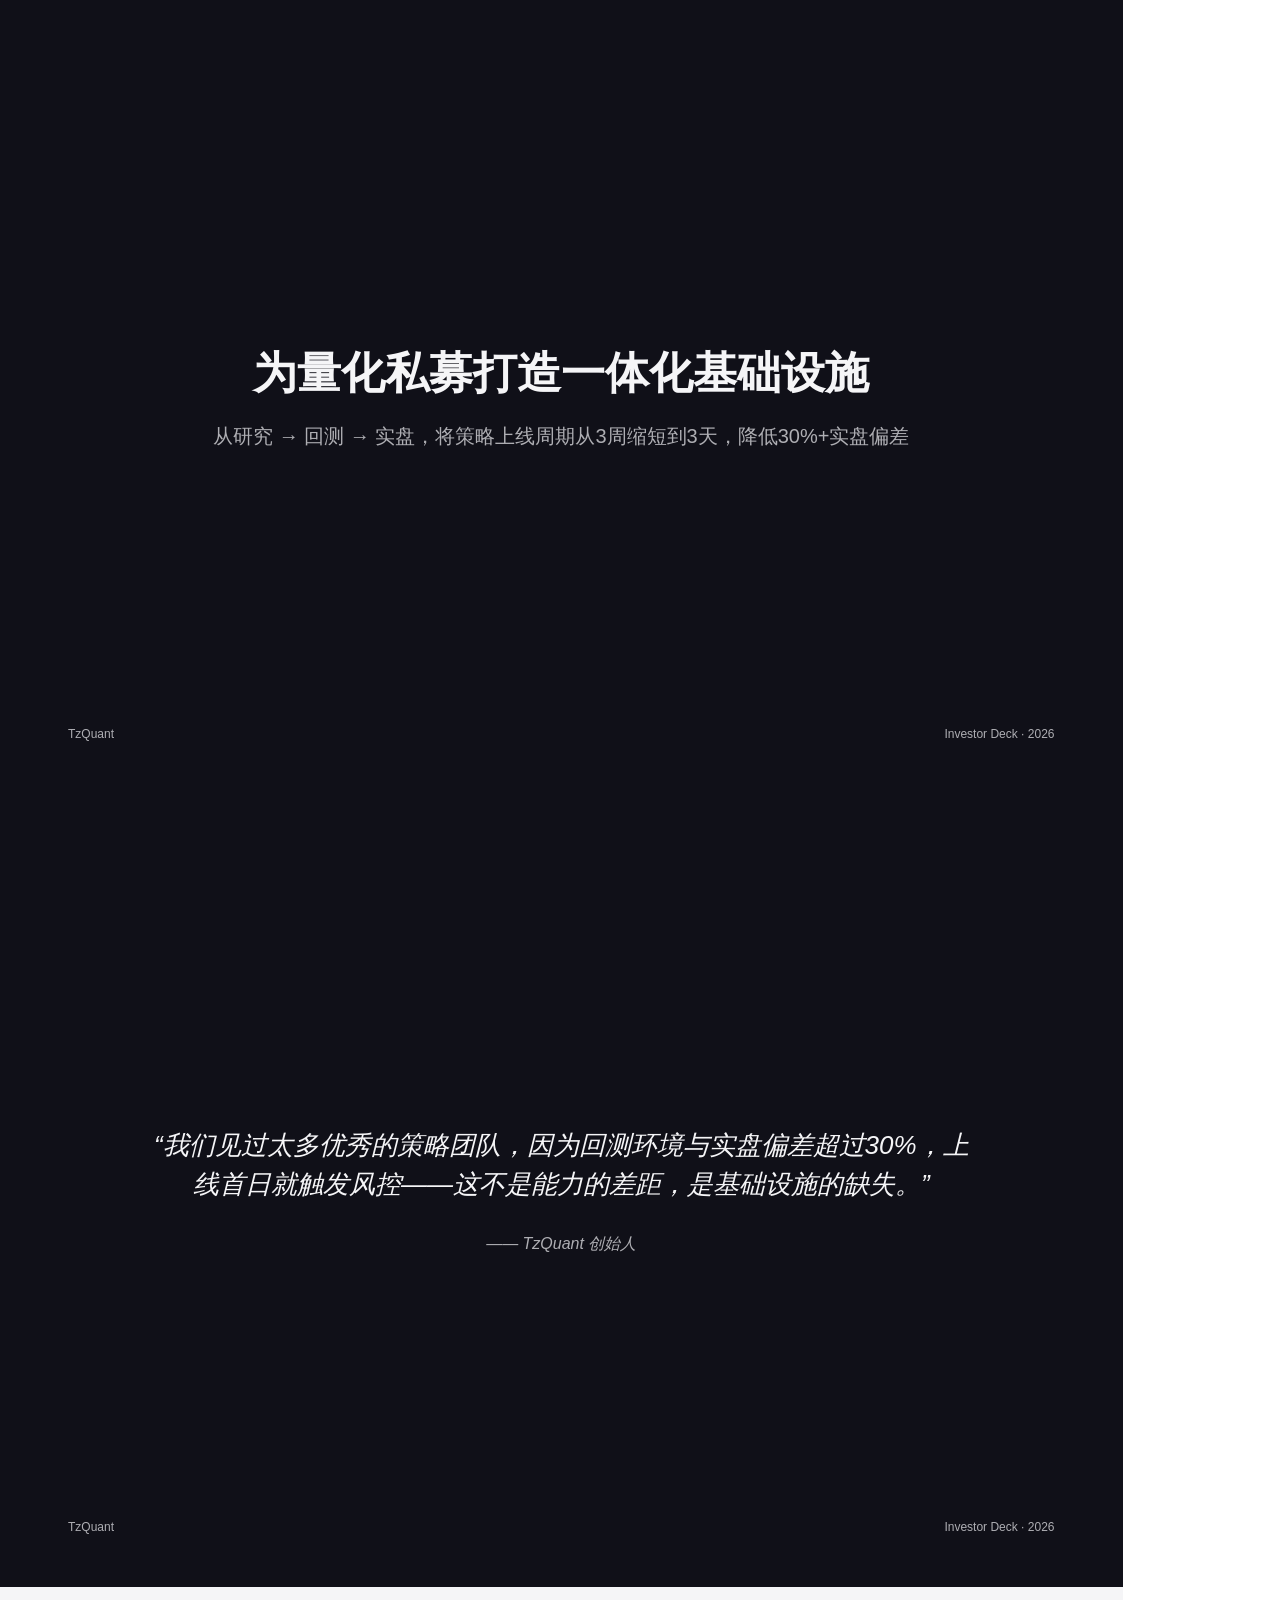
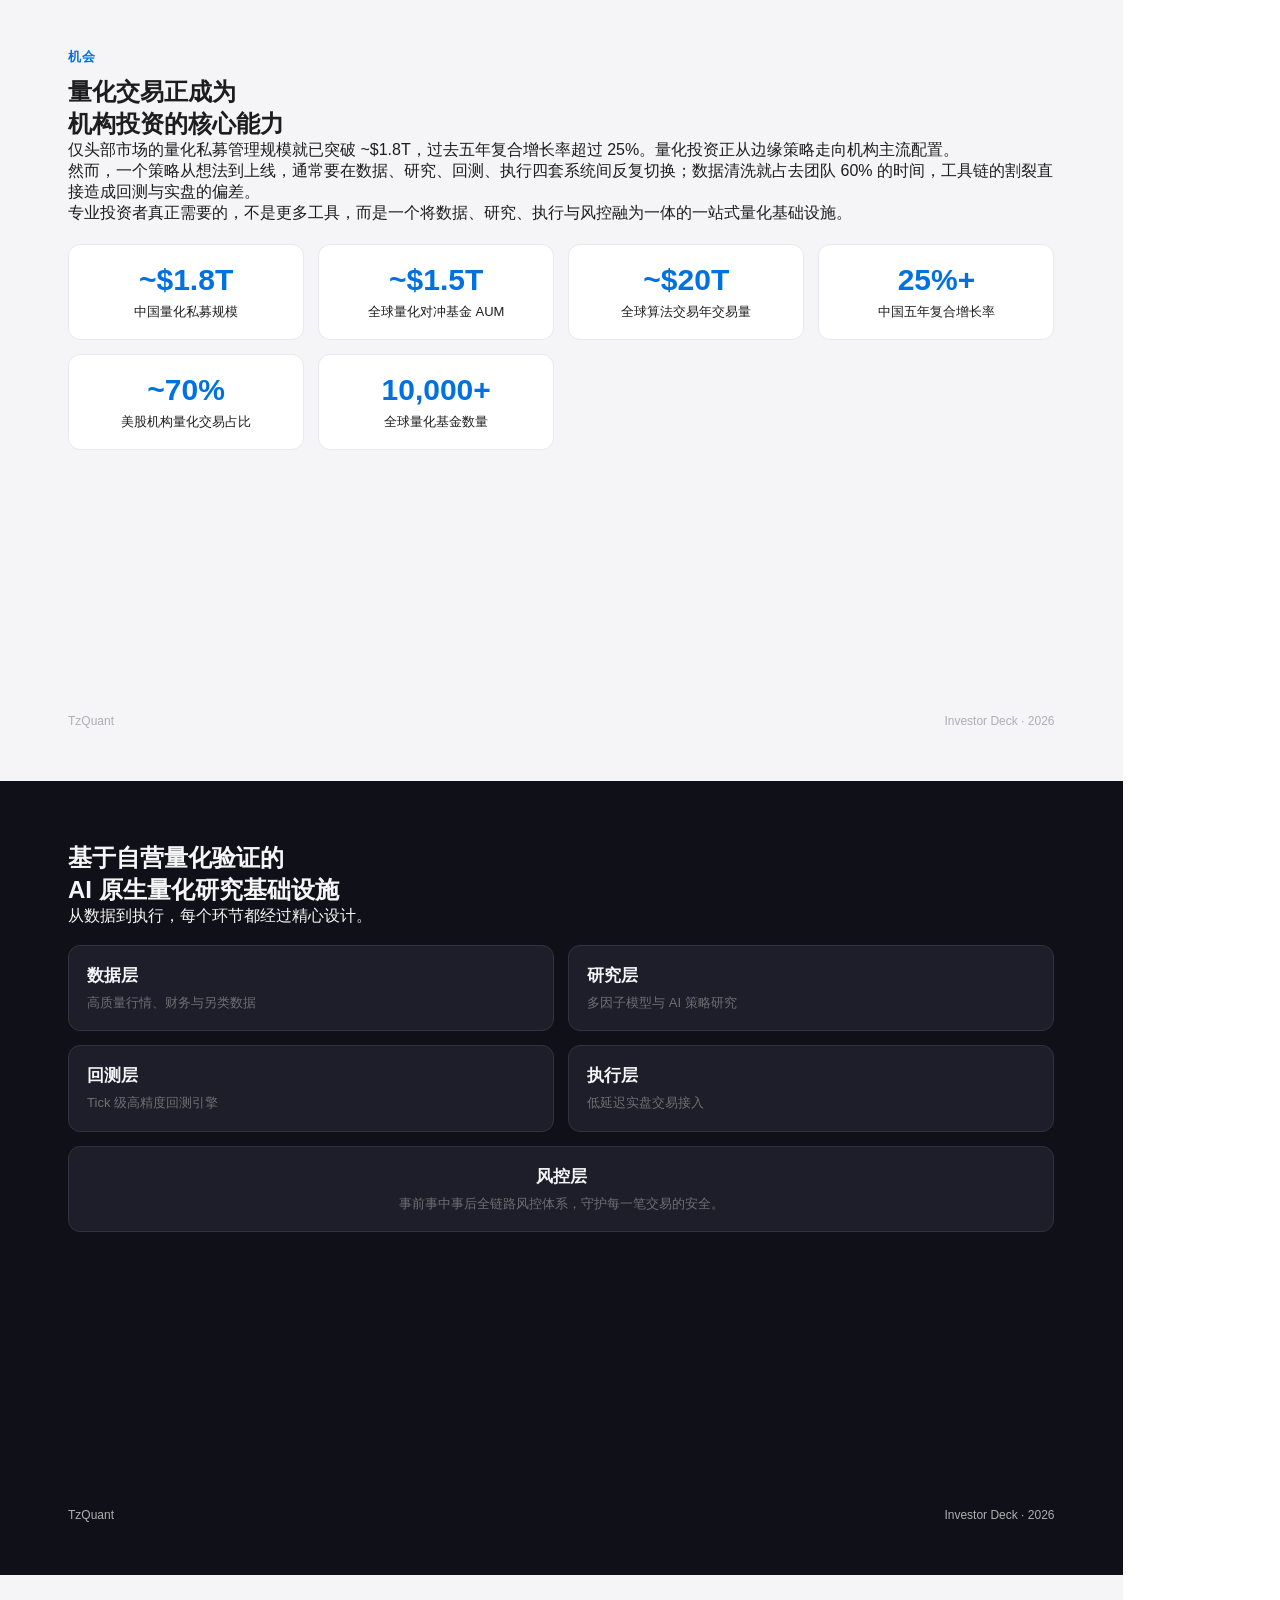
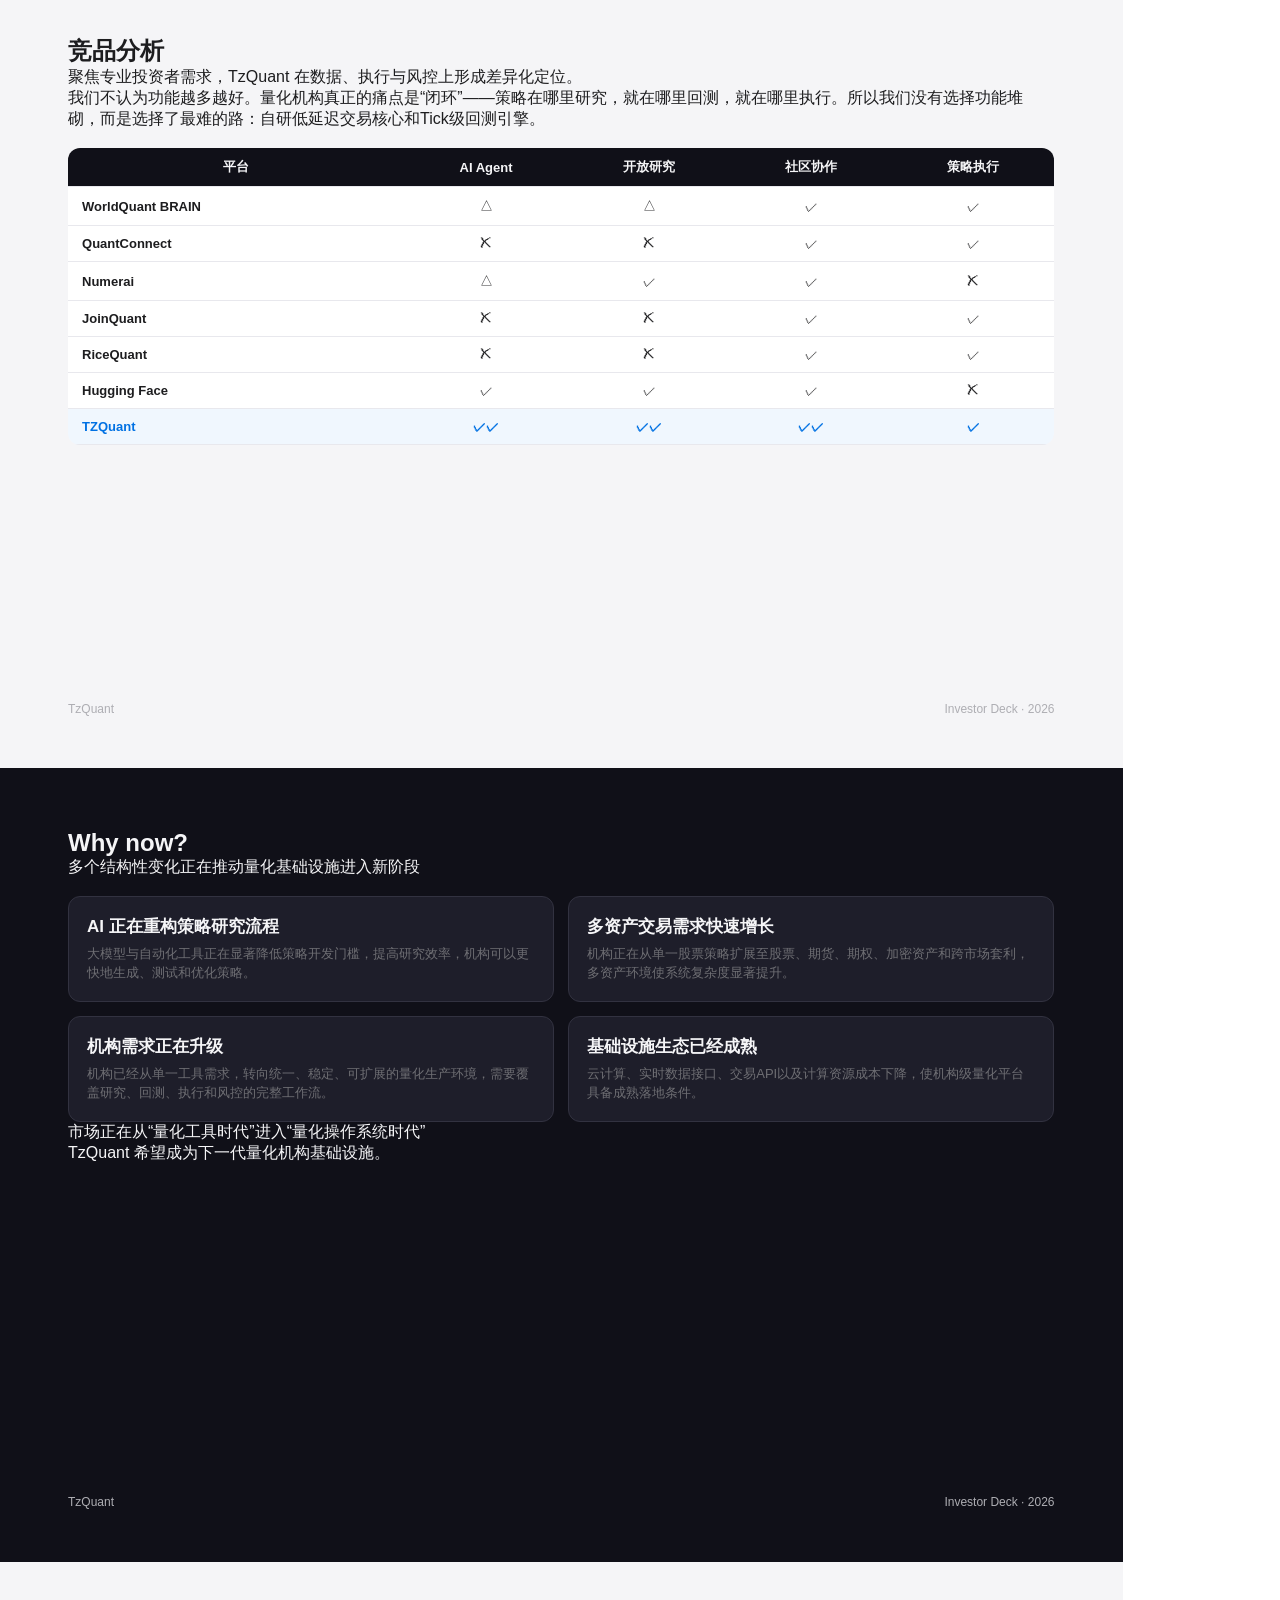
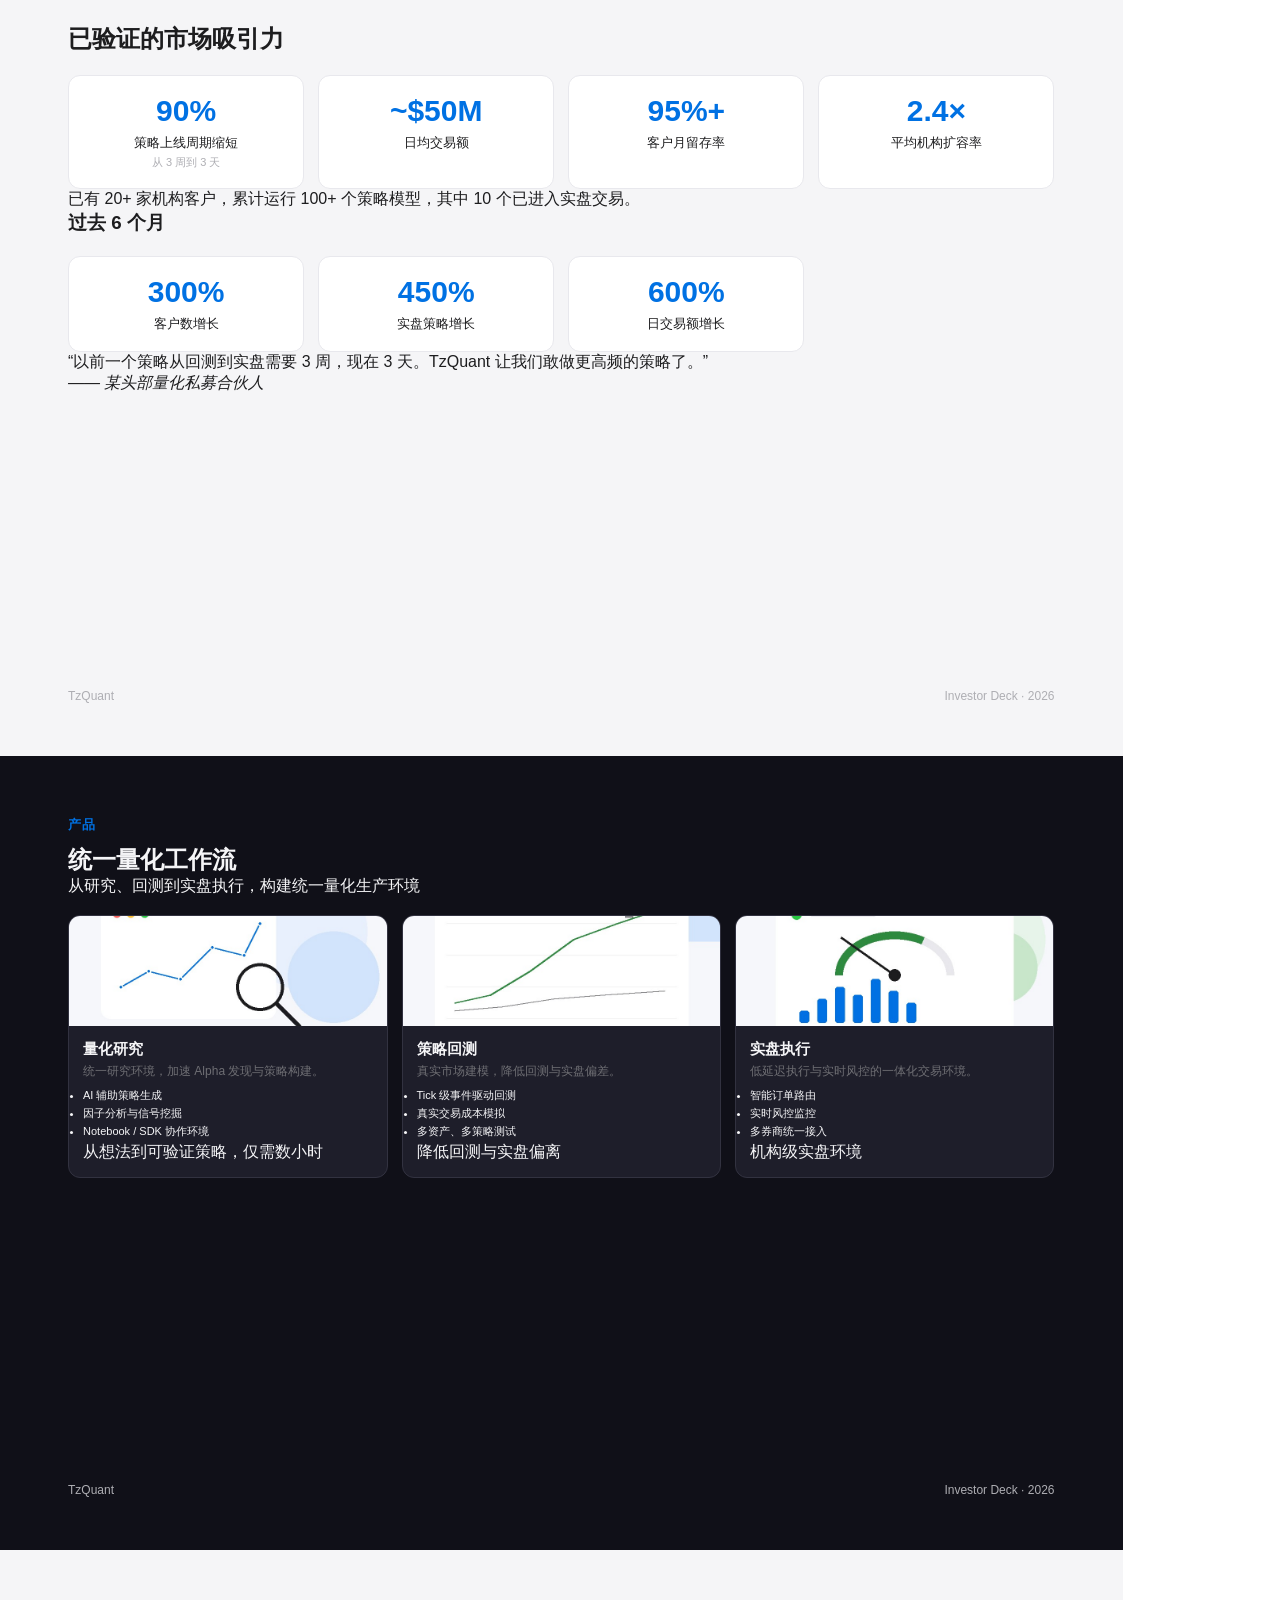
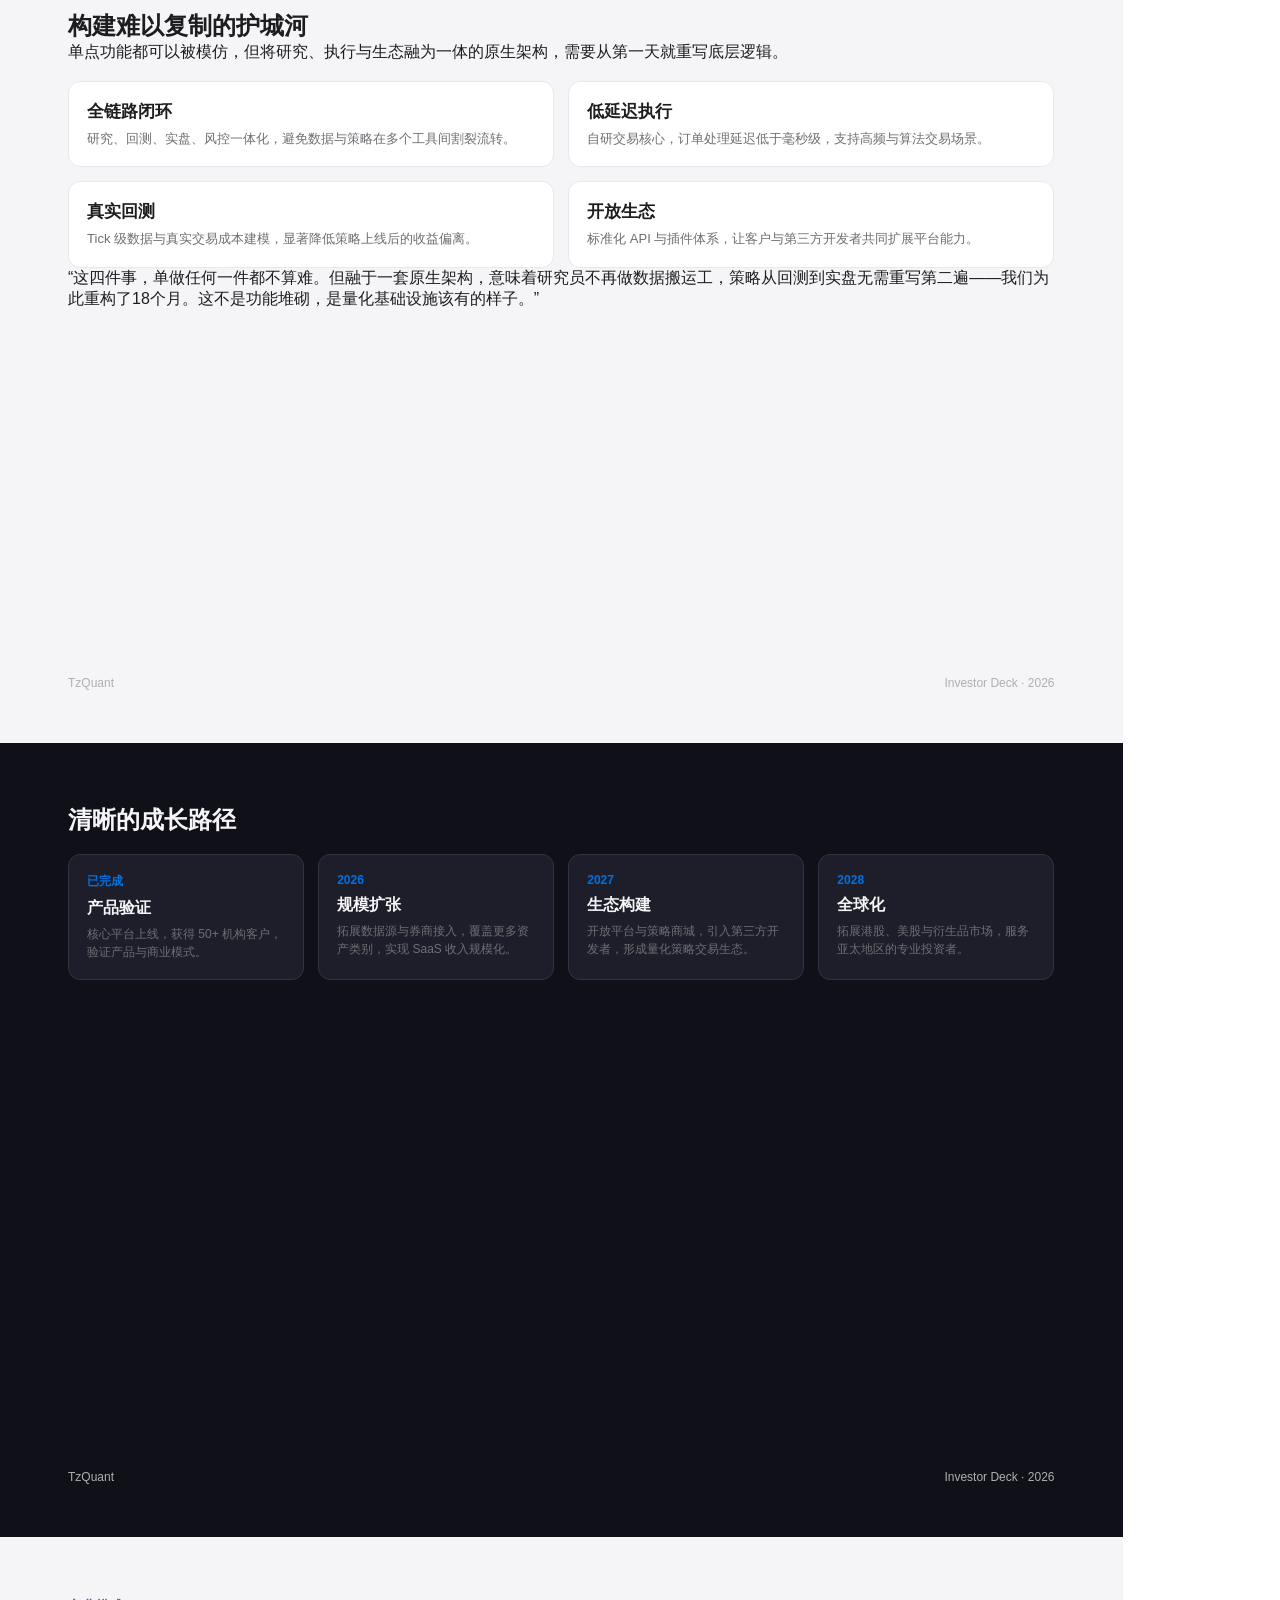
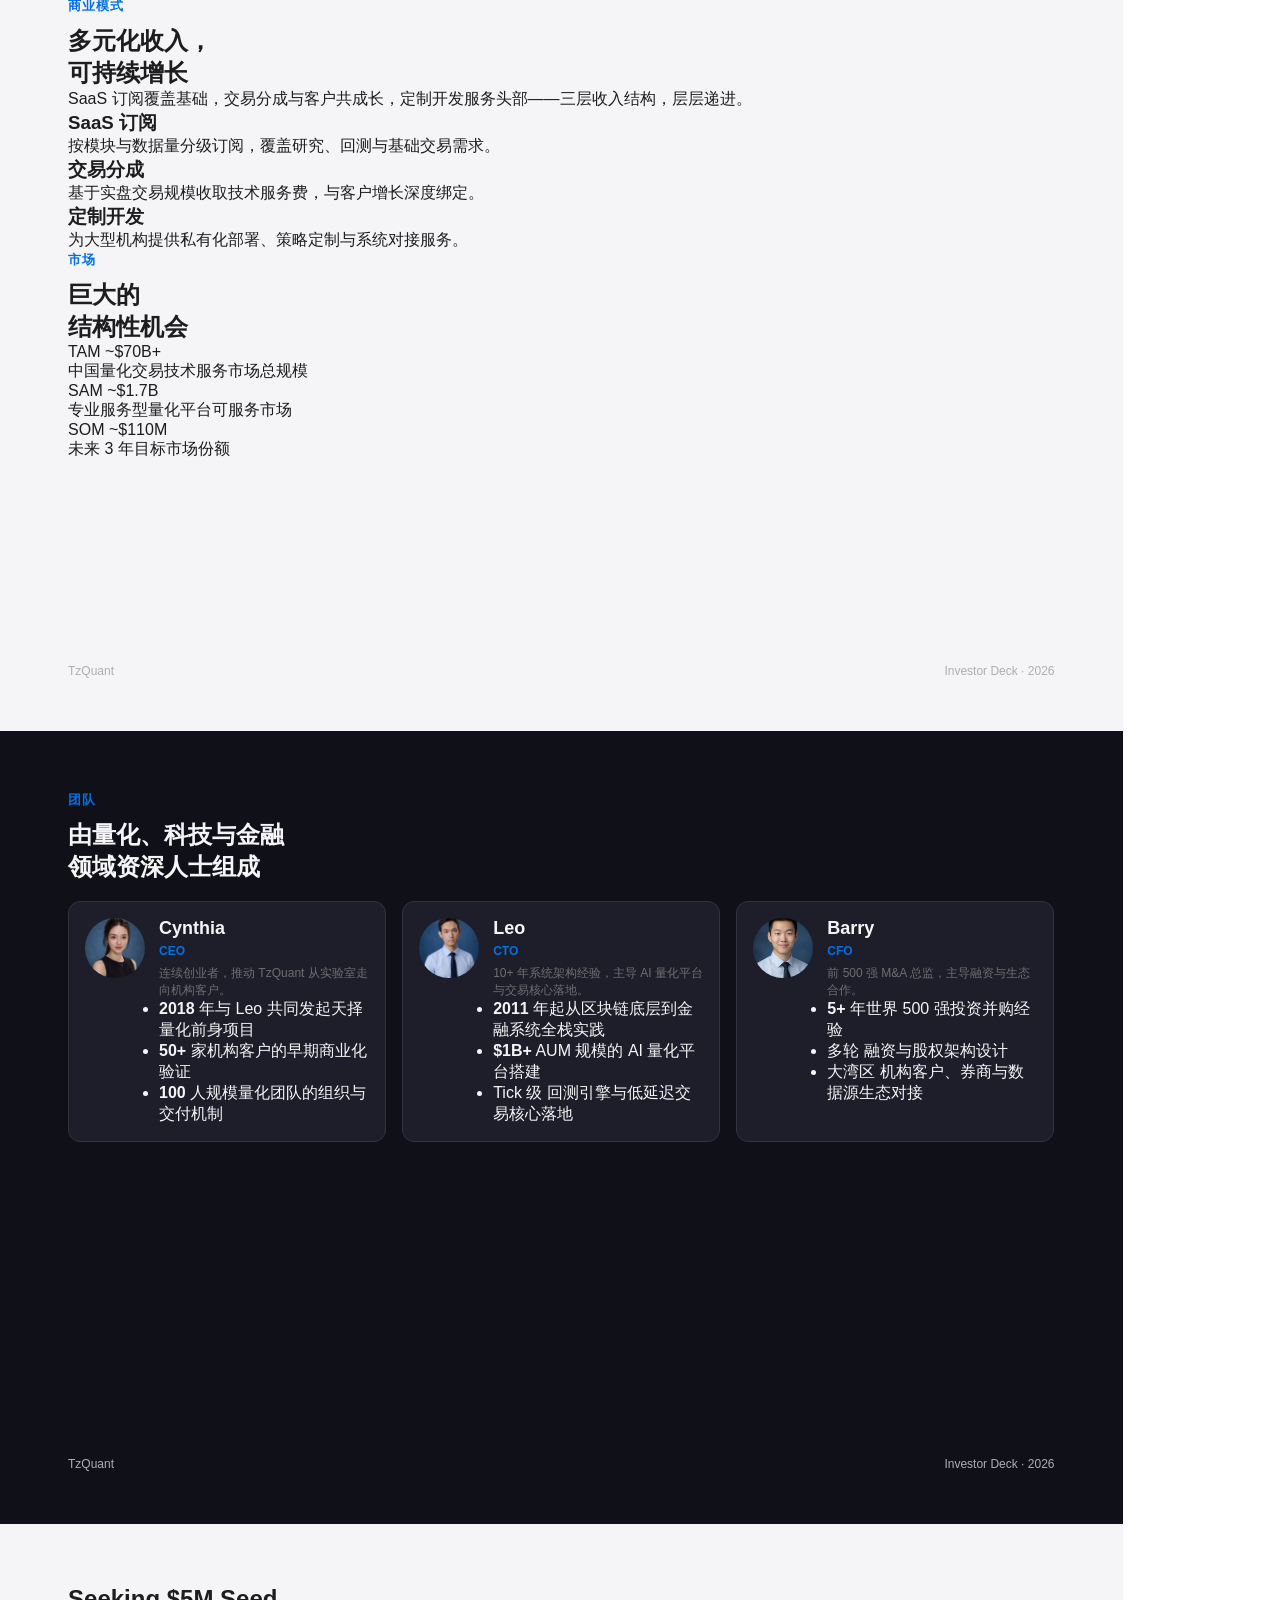
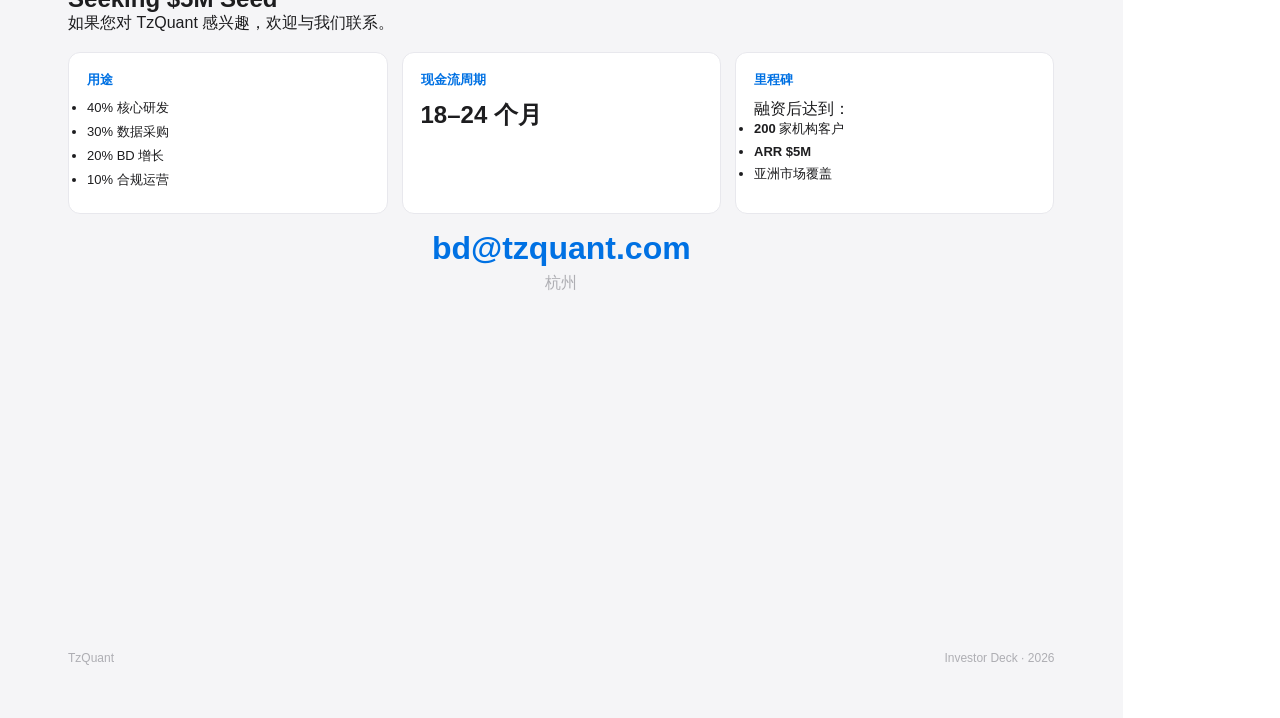
<file: deck.html>
<!DOCTYPE html>
<html lang="zh-CN">
<head>
<meta charset="utf-8"/>
<meta content="width=device-width, initial-scale=1.0" name="viewport"/>
<meta content="TzQuant Investor Deck" name="description"/>
<title>TzQuant · Investor Deck</title>
<link href="assets/logo.svg" rel="icon" type="image/svg+xml"/>

<script>
        // Prevent Chinese flash when English is saved
        (function() {
            const saved = localStorage.getItem('tzquant-lang');
            if (saved === 'en') {
                document.documentElement.lang = 'en';
                document.documentElement.classList.add('lang-en');
            }
        })();
    </script>
<style>
* { margin: 0; padding: 0; box-sizing: border-box; }
html, body { font-family: -apple-system, BlinkMacSystemFont, "SF Pro Display", "PingFang SC", "Microsoft YaHei", sans-serif; color: #1d1d1f; background: #fff; }
body { margin: 0; }
img { max-width: 100%; display: block; }
a { color: inherit; text-decoration: none; }

.slide { width: 297mm; height: 210mm; padding: 16mm 18mm; position: relative; overflow: hidden; page-break-after: always; display: flex; flex-direction: column; }
.slide:last-child { page-break-after: auto; }
.slide-dark { background: #101018; color: #f5f5f7; }
.slide-light { background: #f5f5f7; color: #1d1d1f; }

.eyebrow { font-size: 13px; font-weight: 600; letter-spacing: 0.08em; text-transform: uppercase; color: #0071e3; margin-bottom: 10px; display: block; }
.slide-title { font-size: 38px; font-weight: 700; line-height: 1.2; margin-bottom: 8px; }
.slide-subtitle { font-size: 18px; color: #aeaeb3; margin-bottom: 18px; }
.slide-body { font-size: 16px; line-height: 1.6; color: #6e6e73; max-width: 90%; }

/* Fix hero */
.hero { justify-content: center; text-align: center; }
.hero .hero-content { max-width: 80%; margin: 0 auto; }
.hero h1 { font-size: 44px !important; margin-bottom: 20px; }
.hero .hero-subhead { font-size: 20px !important; color: #aeaeb3; }
.hero .hero-media { display: none !important; }

/* Quote */
.quote-section { justify-content: center; text-align: center; }
.quote-section blockquote { font-size: 26px; font-style: italic; line-height: 1.5; max-width: 85%; margin: 0 auto 30px; }
.quote-section cite { font-size: 16px; color: #aeaeb3; }

/* Metrics */
.metrics-row, .traction-metrics, .growth-metrics { display: grid; grid-template-columns: repeat(4, 1fr); gap: 14px; margin-top: 20px; }
.metric, .traction-metric, .growth-metric { background: #fff; border-radius: 12px; padding: 18px 12px; text-align: center; border: 1px solid #e8e8ed; }
.slide-dark .metric, .slide-dark .traction-metric, .slide-dark .growth-metric { background: #1e1e2a; border-color: #323240; }
.metric-value, .metric-number, .growth-value { font-size: 30px; font-weight: 700; color: #0071e3; display: block; }
.metric-label, .growth-label { font-size: 13px; color: #1d1d1f; margin-top: 6px; display: block; }
.slide-dark .metric-label, .slide-dark .growth-label { color: #f5f5f7; }
.metric-detail { font-size: 11px; color: #aeaeb3; }

/* Cards */
.solution-grid, .why-now-grid, .advantage-grid { display: grid; grid-template-columns: repeat(2, 1fr); gap: 14px; margin-top: 18px; }
.solution-card, .why-now-card, .advantage-card { background: #fff; border-radius: 12px; padding: 18px; border: 1px solid #e8e8ed; }
.slide-dark .solution-card, .slide-dark .why-now-card, .slide-dark .advantage-card { background: #1e1e2a; border-color: #323240; }
.solution-card.wide { grid-column: span 2; text-align: center; }
.solution-card span, .why-now-card h3, .advantage-card h3 { font-size: 17px; font-weight: 700; margin-bottom: 6px; display: block; }
.solution-card p, .why-now-card p, .advantage-card p { font-size: 13px; color: #6e6e73; line-height: 1.5; }

/* Product */
.product-grid { display: grid; grid-template-columns: repeat(3, 1fr); gap: 14px; margin-top: 18px; }
.product-card { background: #fff; border-radius: 12px; overflow: hidden; border: 1px solid #e8e8ed; }
.slide-dark .product-card { background: #1e1e2a; border-color: #323240; }
.product-media { height: 110px; overflow: hidden; }
.product-media img { width: 100%; height: 100%; object-fit: cover; }
.product-info { padding: 14px; }
.product-info h3 { font-size: 15px; font-weight: 700; margin-bottom: 4px; }
.product-lead { font-size: 12px; color: #6e6e73; margin-bottom: 8px; }
.product-points li { font-size: 11px; margin-bottom: 3px; }

/* Roadmap */
.roadmap-grid { display: grid; grid-template-columns: repeat(4, 1fr); gap: 14px; margin-top: 18px; }
.roadmap-card { background: #fff; border-radius: 12px; padding: 18px; border: 1px solid #e8e8ed; }
.slide-dark .roadmap-card { background: #1e1e2a; border-color: #323240; }
.roadmap-status { font-size: 12px; color: #0071e3; font-weight: 700; margin-bottom: 8px; display: block; }
.roadmap-card h3 { font-size: 16px; font-weight: 700; margin-bottom: 6px; }
.roadmap-card p { font-size: 12px; color: #6e6e73; line-height: 1.5; }

/* Competitors */
.competitor-table { width: 100%; border-collapse: collapse; margin-top: 18px; font-size: 13px; background: #fff; border-radius: 12px; overflow: hidden; }
.slide-dark .competitor-table { background: #1e1e2a; }
.competitor-table th, .competitor-table td { padding: 10px 8px; text-align: center; border-bottom: 1px solid #e8e8ed; }
.competitor-table th { background: #101018; color: #f5f5f7; }
.competitor-table td:first-child { text-align: left; font-weight: 600; padding-left: 14px; }
.competitor-table tr.highlight { background: rgba(0,113,227,0.06); }
.competitor-table tr.highlight td { color: #0071e3; font-weight: 700; }

/* Business + Market */
.two-col { display: grid; grid-template-columns: 1fr 1fr; gap: 28px; margin-top: 18px; }

/* Team */
.team-grid { display: grid; grid-template-columns: repeat(3, 1fr); gap: 16px; margin-top: 18px; }
.team-card { background: #fff; border-radius: 12px; padding: 16px; display: flex; gap: 14px; border: 1px solid #e8e8ed; }
.slide-dark .team-card { background: #1e1e2a; border-color: #323240; }
.member-photo { width: 60px; height: 60px; border-radius: 50%; object-fit: cover; flex-shrink: 0; }
.team-card h3 { font-size: 18px; margin-bottom: 2px; }
.member-role { font-size: 12px; color: #0071e3; font-weight: 600; }
.member-tagline { font-size: 12px; color: #6e6e73; margin-top: 6px; line-height: 1.4; }

/* Funding */
.funding-plan { display: grid; grid-template-columns: repeat(3, 1fr); gap: 14px; margin-top: 18px; }
.fund-block { background: #fff; border-radius: 12px; padding: 18px; border: 1px solid #e8e8ed; }
.slide-dark .fund-block { background: #1e1e2a; border-color: #323240; }
.fund-block h3 { font-size: 13px; color: #0071e3; margin-bottom: 10px; }
.fund-value { font-size: 24px; font-weight: 700; }
.fund-allocations li, .fund-milestones li { font-size: 13px; margin-bottom: 6px; }
.contact-email { font-size: 32px; color: #0071e3; font-weight: 600; text-align: center; display: block; margin-top: 16px; }
.contact-location { text-align: center; color: #aeaeb3; margin-top: 6px; }

/* Hide decorative SVGs that overflow */
.why-now-flow, .workflow-flow, .growth-curve, .hero-media, .why-now-icon, .competitor-legend, .competitor-summary { display: none !important; }

/* Footer */
.footer { position: absolute; bottom: 14mm; left: 18mm; right: 18mm; font-size: 12px; color: #aeaeb3; display: flex; justify-content: space-between; }
</style></head>
<body>

<!-- Hero -->
<section class="hero slide slide-dark" id="hero">
<div class="hero-content">
<h1 data-en="An integrated infrastructure for quant private funds" data-zh="为量化私募打造一体化基础设施">为量化私募打造一体化基础设施</h1>
<p class="hero-subhead" data-en="Research → backtest → live trading. Cut deployment cycle from 3 weeks to 3 days and reduce live deviation by 30%+." data-zh="从研究 → 回测 → 实盘，将策略上线周期从3周缩短到3天，降低30%+实盘偏差">从研究 → 回测 → 实盘，将策略上线周期从3周缩短到3天，降低30%+实盘偏差</p>

</div>
<div class="hero-media" id="heroMedia">

<div aria-hidden="true" class="hero-poster" id="heroPoster">
<img alt="Hero background" src="assets/hero.jpg"/>

</div>
</div>
<div class="footer"><span>TzQuant</span><span>Investor Deck · 2026</span></div></section>
<!-- Founder Quote -->
<section class="quote-section slide slide-dark" id="quote">
<div class="quote-inner">
<blockquote data-en="“We've seen too many talented strategy teams trigger risk controls on day one because their backtest environment deviated from live trading by over 30%—this is not a gap in capability, but a gap in infrastructure.”" data-zh="“我们见过太多优秀的策略团队，因为回测环境与实盘偏差超过30%，上线首日就触发风控——这不是能力的差距，是基础设施的缺失。”">
                “我们见过太多优秀的策略团队，因为回测环境与实盘偏差超过30%，上线首日就触发风控——这不是能力的差距，是基础设施的缺失。”
            </blockquote>
<cite data-en="— Founder, TzQuant" data-zh="—— TzQuant 创始人">—— TzQuant 创始人</cite>
</div>
<div class="footer"><span>TzQuant</span><span>Investor Deck · 2026</span></div></section>
<!-- Opportunity -->
<section class="section opportunity slide slide-light" id="opportunity">
<div class="section-inner">
<div class="section-head">
<span class="eyebrow" data-en="Opportunity" data-zh="机会">机会</span>
<h2 data-en-html="Quantitative Trading Is Becoming&lt;br&gt;Core to Institutional Investing" data-zh-html="量化交易正成为&lt;br&gt;机构投资的核心能力">量化交易正成为<br/>机构投资的核心能力</h2>
</div>
<div class="opportunity-body">
<p data-en="In leading markets alone, quantitative private fund AUM has reached ~$1.8T, with a 5-year CAGR exceeding 25%. Quantitative investing is moving from a niche strategy to an institutional mainstream allocation." data-zh="仅头部市场的量化私募管理规模就已突破 ~$1.8T，过去五年复合增长率超过 25%。量化投资正从边缘策略走向机构主流配置。">仅头部市场的量化私募管理规模就已突破 ~$1.8T，过去五年复合增长率超过 25%。量化投资正从边缘策略走向机构主流配置。</p>
<p class="expand" data-en="Yet taking a strategy from idea to production typically requires teams to switch back and forth across four separate systems for data, research, backtesting, and execution. Data cleaning alone consumes 60% of their time, and this toolchain fragmentation directly creates divergence between backtest and live results." data-zh="然而，一个策略从想法到上线，通常要在数据、研究、回测、执行四套系统间反复切换；数据清洗就占去团队 60% 的时间，工具链的割裂直接造成回测与实盘的偏差。">然而，一个策略从想法到上线，通常要在数据、研究、回测、执行四套系统间反复切换；数据清洗就占去团队 60% 的时间，工具链的割裂直接造成回测与实盘的偏差。</p>
<p class="secondary" data-en="What professional investors really need is not more tools, but an integrated quantitative infrastructure that unifies data, research, execution, and risk control." data-zh="专业投资者真正需要的，不是更多工具，而是一个将数据、研究、执行与风控融为一体的一站式量化基础设施。">专业投资者真正需要的，不是更多工具，而是一个将数据、研究、执行与风控融为一体的一站式量化基础设施。</p>
</div>
<div class="metrics-row">
<div class="metric">
<span class="metric-value">~$1.8T</span>
<span class="metric-label" data-en="China Quant Private Fund AUM" data-zh="中国量化私募规模">中国量化私募规模</span>
</div>
<div class="metric">
<span class="metric-value">~$1.5T</span>
<span class="metric-label" data-en="Global Quant Hedge Fund AUM" data-zh="全球量化对冲基金 AUM">全球量化对冲基金 AUM</span>
</div>
<div class="metric">
<span class="metric-value">~$20T</span>
<span class="metric-label" data-en="Global Algorithmic Trading Volume" data-zh="全球算法交易年交易量">全球算法交易年交易量</span>
</div>
<div class="metric">
<span class="metric-value">25%+</span>
<span class="metric-label" data-en="China 5-Year CAGR" data-zh="中国五年复合增长率">中国五年复合增长率</span>
</div>
<div class="metric">
<span class="metric-value">~70%</span>
<span class="metric-label" data-en="US Institutional Quant Trading Share" data-zh="美股机构量化交易占比">美股机构量化交易占比</span>
</div>
<div class="metric">
<span class="metric-value">10,000+</span>
<span class="metric-label" data-en="Global Quantitative Funds" data-zh="全球量化基金数量">全球量化基金数量</span>
</div>
</div>
</div>
<div class="footer"><span>TzQuant</span><span>Investor Deck · 2026</span></div></section>
<!-- Solution -->
<section class="section solution slide slide-dark" id="solution">
<div class="section-inner">
<div class="section-head">
<h2 data-en-html="AI-native Quantitative Research&lt;br&gt;Infrastructure Validated Through Proprietary Trading" data-zh-html="基于自营量化验证的&lt;br&gt;AI 原生量化研究基础设施">基于自营量化验证的<br/>AI 原生量化研究基础设施</h2>
<p class="section-subhead" data-en="Every stage—from data to execution—is engineered with precision." data-zh="从数据到执行，每个环节都经过精心设计。">从数据到执行，每个环节都经过精心设计。</p>
</div>
<div class="solution-grid">
<div class="solution-card">
<span data-en="Data Layer" data-zh="数据层">数据层</span>
<p data-en="High-quality market, fundamental, and alternative data" data-zh="高质量行情、财务与另类数据">高质量行情、财务与另类数据</p>
</div>
<div class="solution-card">
<span data-en="Research Layer" data-zh="研究层">研究层</span>
<p data-en="Multi-factor modeling and AI-driven strategy research" data-zh="多因子模型与 AI 策略研究">多因子模型与 AI 策略研究</p>
</div>
<div class="solution-card">
<span data-en="Backtest Layer" data-zh="回测层">回测层</span>
<p data-en="Tick-level high-fidelity backtest engine" data-zh="Tick 级高精度回测引擎">Tick 级高精度回测引擎</p>
</div>
<div class="solution-card">
<span data-en="Execution Layer" data-zh="执行层">执行层</span>
<p data-en="Low-latency live trading connectivity" data-zh="低延迟实盘交易接入">低延迟实盘交易接入</p>
</div>
<div class="solution-card wide">
<span data-en="Risk Control Layer" data-zh="风控层">风控层</span>
<p data-en="Full-chain risk control across pre-trade, in-trade, and post-trade stages, safeguarding every transaction." data-zh="事前事中事后全链路风控体系，守护每一笔交易的安全。">事前事中事后全链路风控体系，守护每一笔交易的安全。</p>
</div>
</div>
</div>
<div class="footer"><span>TzQuant</span><span>Investor Deck · 2026</span></div></section>
<!-- Competitors -->
<section class="section competitors slide slide-light" id="competitors">
<div class="section-inner">
<div class="section-head">
<h2 data-en="Competitive Analysis" data-zh="竞品分析">竞品分析</h2>
<p class="section-subhead" data-en="Built for institutional investors, TzQuant differentiates through data, execution, and risk control." data-zh="聚焦专业投资者需求，TzQuant 在数据、执行与风控上形成差异化定位。">聚焦专业投资者需求，TzQuant 在数据、执行与风控上形成差异化定位。</p>
</div>
<p class="strategic-note" data-en="We don't believe more features make a better product. The real pain point for quant institutions is the closed loop—where strategies are researched is where they should be backtested and executed. So instead of piling up features, we chose the harder path: building our own low-latency trading core and tick-level backtest engine." data-zh="我们不认为功能越多越好。量化机构真正的痛点是“闭环”——策略在哪里研究，就在哪里回测，就在哪里执行。所以我们没有选择功能堆砌，而是选择了最难的路：自研低延迟交易核心和Tick级回测引擎。">我们不认为功能越多越好。量化机构真正的痛点是“闭环”——策略在哪里研究，就在哪里回测，就在哪里执行。所以我们没有选择功能堆砌，而是选择了最难的路：自研低延迟交易核心和Tick级回测引擎。</p>
<div class="competitor-table-wrap">
<table class="competitor-table">
<thead>
<tr>
<th data-en="Platform" data-zh="平台">平台</th>
<th data-en="AI Agent" data-zh="AI Agent">AI Agent</th>
<th data-en="Open Research" data-zh="开放研究">开放研究</th>
<th data-en="Community" data-zh="社区协作">社区协作</th>
<th data-en="Execution" data-zh="策略执行">策略执行</th>
</tr>
</thead>
<tbody>
<tr>
<td>WorldQuant BRAIN</td>
<td class="partial">△</td>
<td class="partial">△</td>
<td class="yes">✓</td>
<td class="yes">✓</td>
</tr>
<tr>
<td>QuantConnect</td>
<td class="no">✗</td>
<td class="no">✗</td>
<td class="yes">✓</td>
<td class="yes">✓</td>
</tr>
<tr>
<td>Numerai</td>
<td class="partial">△</td>
<td class="yes">✓</td>
<td class="yes">✓</td>
<td class="no">✗</td>
</tr>
<tr>
<td>JoinQuant</td>
<td class="no">✗</td>
<td class="no">✗</td>
<td class="yes">✓</td>
<td class="yes">✓</td>
</tr>
<tr>
<td>RiceQuant</td>
<td class="no">✗</td>
<td class="no">✗</td>
<td class="yes">✓</td>
<td class="yes">✓</td>
</tr>
<tr>
<td>Hugging Face</td>
<td class="yes">✓</td>
<td class="yes">✓</td>
<td class="yes">✓</td>
<td class="no">✗</td>
</tr>
<tr class="highlight">
<td>TZQuant</td>
<td class="yes strong">✓✓</td>
<td class="yes strong">✓✓</td>
<td class="yes strong">✓✓</td>
<td class="yes">✓</td>
</tr>
</tbody>
</table>
</div>
<div class="competitor-legend">
<span><strong class="yes strong">✓✓</strong> <span data-en="Core capability" data-zh="核心能力">核心能力</span></span>
<span><strong class="yes">✓</strong> <span data-en="Supported" data-zh="支持">支持</span></span>
<span><strong class="partial">△</strong> <span data-en="Partially supported" data-zh="部分支持">部分支持</span></span>
<span><strong class="no">✗</strong> <span data-en="Not supported" data-zh="不支持">不支持</span></span>
</div>
<div class="competitor-summary">
<p data-en="Unlike the above platforms, TzQuant is built from the ground up for institutional clients—deeply integrating research, backtesting, live execution, and full-chain risk control, while delivering a scalable quantitative infrastructure through a low-latency trading core and open APIs." data-zh="相比上述平台，TzQuant 从机构客户需求出发，将研究、回测、实盘执行与全链路风控深度融合，并以低延迟交易核心和开放 API 构建可扩展的量化基础设施。">相比上述平台，TzQuant 从机构客户需求出发，将研究、回测、实盘执行与全链路风控深度融合，并以低延迟交易核心和开放 API 构建可扩展的量化基础设施。</p>
</div>
</div>
<div class="footer"><span>TzQuant</span><span>Investor Deck · 2026</span></div></section>
<!-- Why Now -->
<section class="section why-now slide slide-dark" id="why-now">
<div class="section-inner">
<div class="section-head">
<h2>Why now?</h2>
<p class="section-subhead" data-en="Multiple structural shifts are driving quantitative infrastructure into a new phase" data-zh="多个结构性变化正在推动量化基础设施进入新阶段">多个结构性变化正在推动量化基础设施进入新阶段</p>
</div>
<div class="why-now-layout">
<div class="why-now-grid">
<div class="why-now-card">
<div aria-hidden="true" class="why-now-icon">
<svg fill="none" stroke="currentColor" stroke-linecap="round" stroke-linejoin="round" stroke-width="1.5" viewbox="0 0 24 24">
<path d="M12 2a7 7 0 0 1 7 7c0 2.38-1.19 4.47-3 5.74V17a2 2 0 0 1-2 2H10a2 2 0 0 1-2-2v-2.26C6.19 13.47 5 11.38 5 9a7 7 0 0 1 7-7z"></path>
<path d="M9 22h6"></path>
<path d="M12 13v3"></path>
</svg>
</div>
<h3 data-en="AI Is Reshaping Strategy Research" data-zh="AI 正在重构策略研究流程">AI 正在重构策略研究流程</h3>
<p data-en="LLMs and automation tools are lowering the barrier to strategy development and accelerating research, enabling institutions to generate, test, and optimize strategies faster." data-zh="大模型与自动化工具正在显著降低策略开发门槛，提高研究效率，机构可以更快地生成、测试和优化策略。">大模型与自动化工具正在显著降低策略开发门槛，提高研究效率，机构可以更快地生成、测试和优化策略。</p>
</div>
<div class="why-now-card">
<div aria-hidden="true" class="why-now-icon">
<svg fill="none" stroke="currentColor" stroke-linecap="round" stroke-linejoin="round" stroke-width="1.5" viewbox="0 0 24 24">
<path d="M3 3v18h18"></path>
<path d="M18 17V9"></path>
<path d="M13 17V5"></path>
<path d="M8 17v-3"></path>
</svg>
</div>
<h3 data-en="Multi-Asset Trading Demand Is Growing Fast" data-zh="多资产交易需求快速增长">多资产交易需求快速增长</h3>
<p data-en="Institutions are expanding from single-asset equity strategies into equities, futures, options, crypto, and cross-market arbitrage—significantly raising system complexity." data-zh="机构正在从单一股票策略扩展至股票、期货、期权、加密资产和跨市场套利，多资产环境使系统复杂度显著提升。">机构正在从单一股票策略扩展至股票、期货、期权、加密资产和跨市场套利，多资产环境使系统复杂度显著提升。</p>
</div>
<div class="why-now-card">
<div aria-hidden="true" class="why-now-icon">
<svg fill="none" stroke="currentColor" stroke-linecap="round" stroke-linejoin="round" stroke-width="1.5" viewbox="0 0 24 24">
<path d="M3 21h18"></path>
<path d="M5 21V7l8-4 8 4v14"></path>
<path d="M13 11h4"></path>
<path d="M13 15h4"></path>
<path d="M13 7h4"></path>
<path d="M9 11H7a1 1 0 0 0-1 1v2a1 1 0 0 0 1 1h2a1 1 0 0 0 1-1v-2a1 1 0 0 0-1-1z"></path>
</svg>
</div>
<h3 data-en="Institutional Demands Are Upgrading" data-zh="机构需求正在升级">机构需求正在升级</h3>
<p data-en="Institutions are moving from single-point tools toward unified, stable, and scalable quant production environments that cover the full workflow of research, backtesting, execution, and risk control." data-zh="机构已经从单一工具需求，转向统一、稳定、可扩展的量化生产环境，需要覆盖研究、回测、执行和风控的完整工作流。">机构已经从单一工具需求，转向统一、稳定、可扩展的量化生产环境，需要覆盖研究、回测、执行和风控的完整工作流。</p>
</div>
<div class="why-now-card">
<div aria-hidden="true" class="why-now-icon">
<svg fill="none" stroke="currentColor" stroke-linecap="round" stroke-linejoin="round" stroke-width="1.5" viewbox="0 0 24 24">
<path d="M17.5 19c0-1.7-1.3-3-3-3h-5c-1.7 0-3 1.3-3 3"></path>
<path d="M17.5 19H21v-4"></path>
<path d="M6.5 19H3v-4"></path>
<path d="M6.5 5c0 1.7 1.3 3 3 3h5c1.7 0 3-1.3 3-3"></path>
<path d="M6.5 5H3v4"></path>
<path d="M17.5 5H21v4"></path>
</svg>
</div>
<h3 data-en="The Infrastructure Ecosystem Has Matured" data-zh="基础设施生态已经成熟">基础设施生态已经成熟</h3>
<p data-en="Cloud computing, real-time data feeds, trading APIs, and declining compute costs have made institutional-grade quant platforms viable at scale." data-zh="云计算、实时数据接口、交易API以及计算资源成本下降，使机构级量化平台具备成熟落地条件。">云计算、实时数据接口、交易API以及计算资源成本下降，使机构级量化平台具备成熟落地条件。</p>
</div>
</div>
<div class="why-now-flow">
<div class="flow-item" data-en="AI capabilities mature" data-zh="AI 能力成熟">AI 能力成熟</div>
<span aria-hidden="true" class="flow-arrow">↓</span>
<div class="flow-item" data-en="Strategy volume grows" data-zh="策略数量增长">策略数量增长</div>
<span aria-hidden="true" class="flow-arrow">↓</span>
<div class="flow-item" data-en="System complexity rises" data-zh="系统复杂度上升">系统复杂度上升</div>
<span aria-hidden="true" class="flow-arrow">↓</span>
<div class="flow-item" data-en="Institutions need unified infrastructure" data-zh="机构需要统一基础设施">机构需要统一基础设施</div>
<span aria-hidden="true" class="flow-arrow">↓</span>
<div class="flow-item highlight" data-en="The quant operating system era begins" data-zh="量化操作系统时代开始">量化操作系统时代开始</div>
</div>
</div>
<div class="why-now-closing">
<p class="closing-lead" data-en="The market is moving from the 'quant tools era' to the 'quant operating system era'" data-zh="市场正在从“量化工具时代”进入“量化操作系统时代”">市场正在从“量化工具时代”进入“量化操作系统时代”</p>
<p class="closing-sub" data-en="TzQuant aims to become the next-generation infrastructure for quantitative institutions." data-zh="TzQuant 希望成为下一代量化机构基础设施。">TzQuant 希望成为下一代量化机构基础设施。</p>
</div>
</div>
<div class="footer"><span>TzQuant</span><span>Investor Deck · 2026</span></div></section>
<!-- Traction -->
<section class="section traction slide slide-light" id="traction">
<div class="section-inner">
<div class="section-head">
<h2 data-en="Proven Market Traction" data-zh="已验证的市场吸引力">已验证的市场吸引力</h2>
</div>
<div class="traction-metrics">
<div class="traction-metric">
<span class="metric-number">90%</span>
<span class="metric-label" data-en="Deployment cycle reduced" data-zh="策略上线周期缩短">策略上线周期缩短</span>
<span class="metric-detail" data-en="From 3 weeks to 3 days" data-zh="从 3 周到 3 天">从 3 周到 3 天</span>
</div>
<div class="traction-metric">
<span class="metric-number">~$50M</span>
<span class="metric-label" data-en="Daily trading volume" data-zh="日均交易额">日均交易额</span>
</div>
<div class="traction-metric">
<span class="metric-number">95%+</span>
<span class="metric-label" data-en="Monthly retention" data-zh="客户月留存率">客户月留存率</span>
</div>
<div class="traction-metric">
<span class="metric-number">2.4×</span>
<span class="metric-label" data-en="Avg. institutional expansion" data-zh="平均机构扩容率">平均机构扩容率</span>
</div>
</div>
<p class="traction-summary" data-en="20+ institutional clients, 100+ strategy models running, with 10 already in live trading." data-zh="已有 20+ 家机构客户，累计运行 100+ 个策略模型，其中 10 个已进入实盘交易。">已有 20+ 家机构客户，累计运行 100+ 个策略模型，其中 10 个已进入实盘交易。</p>
<div class="growth-sixmonths">
<h3 data-en="Past 6 Months" data-zh="过去 6 个月">过去 6 个月</h3>
<div class="growth-metrics">
<div class="growth-metric">
<span class="growth-value">300%</span>
<span class="growth-label" data-en="Client growth" data-zh="客户数增长">客户数增长</span>
</div>
<div class="growth-metric">
<span class="growth-value">450%</span>
<span class="growth-label" data-en="Live strategy growth" data-zh="实盘策略增长">实盘策略增长</span>
</div>
<div class="growth-metric">
<span class="growth-value">600%</span>
<span class="growth-label" data-en="Daily trading volume growth" data-zh="日交易额增长">日交易额增长</span>
</div>
</div>
<div aria-hidden="true" class="growth-curve">
<svg preserveaspectratio="none" viewbox="0 0 400 120">
<defs>
<lineargradient id="curveFill" x1="0" x2="0" y1="0" y2="1">
<stop offset="0%" stop-color="var(--accent)" stop-opacity="0.2"></stop>
<stop offset="100%" stop-color="var(--accent)" stop-opacity="0"></stop>
</lineargradient>
</defs>
<path d="M0,100 C80,100 100,80 160,70 S240,50 300,30 S360,10 400,5 L400,120 L0,120 Z" fill="url(#curveFill)"></path>
<path d="M0,100 C80,100 100,80 160,70 S240,50 300,30 S360,10 400,5" fill="none" stroke="var(--accent)" stroke-linecap="round" stroke-width="3"></path>
</svg>
</div>
</div>
<blockquote class="traction-quote" data-en="“It used to take three weeks to take a strategy from backtest to live trading; now it takes three days. TzQuant lets us pursue higher-frequency strategies with confidence.”" data-zh="“以前一个策略从回测到实盘需要 3 周，现在 3 天。TzQuant 让我们敢做更高频的策略了。”">“以前一个策略从回测到实盘需要 3 周，现在 3 天。TzQuant 让我们敢做更高频的策略了。”</blockquote>
<cite class="traction-cite" data-en="— Partner, Leading Quantitative Hedge Fund" data-zh="—— 某头部量化私募合伙人">—— 某头部量化私募合伙人</cite>
</div>
<div class="footer"><span>TzQuant</span><span>Investor Deck · 2026</span></div></section>
<!-- Product -->
<section class="section product slide slide-dark" id="product">
<div class="section-inner">
<div class="section-head">
<span class="eyebrow" data-en="Product" data-zh="产品">产品</span>
<h2 data-en="Unified Quant Workflow" data-zh="统一量化工作流">统一量化工作流</h2>
<p class="section-subhead" data-en="From research and backtesting to live execution—one unified quant production environment" data-zh="从研究、回测到实盘执行，构建统一量化生产环境">从研究、回测到实盘执行，构建统一量化生产环境</p>
</div>
<div aria-hidden="true" class="workflow-flow">
<span class="workflow-step" data-en="Research" data-zh="研究">研究</span>
<span class="workflow-arrow">→</span>
<span class="workflow-step" data-en="Backtest" data-zh="验证">验证</span>
<span class="workflow-arrow">→</span>
<span class="workflow-step" data-en="Live" data-zh="交易">交易</span>
</div>
<div class="product-grid workflow-grid">
<div class="product-card workflow-card">
<div class="product-media">
<img alt="TzQuant Research" src="assets/research.jpg"/>
</div>
<div class="product-info">
<div class="product-meta">
<h3 data-en="TzQuant Research" data-zh="量化研究">量化研究</h3>
</div>
<p class="product-lead" data-en="A unified research environment that accelerates alpha discovery and strategy construction." data-zh="统一研究环境，加速 Alpha 发现与策略构建。">统一研究环境，加速 Alpha 发现与策略构建。</p>
<ul class="product-points">
<li data-en="AI-assisted strategy generation" data-zh="AI 辅助策略生成">AI 辅助策略生成</li>
<li data-en="Factor analysis and signal mining" data-zh="因子分析与信号挖掘">因子分析与信号挖掘</li>
<li data-en="Notebook and SDK collaboration environment" data-zh="Notebook / SDK 协作环境">Notebook / SDK 协作环境</li>
</ul>
<div class="product-outcome">
<span class="outcome-label" data-en="Idea → Strategy within hours" data-zh="从想法到可验证策略，仅需数小时">从想法到可验证策略，仅需数小时</span>
</div>
</div>
</div>
<div class="product-card workflow-card">
<div class="product-media">
<img alt="TzQuant Backtest" src="assets/backtest.jpg"/>
</div>
<div class="product-info">
<div class="product-meta">
<h3 data-en="TzQuant Backtest" data-zh="策略回测">策略回测</h3>
</div>
<p class="product-lead" data-en="Realistic market modeling that reduces backtest-to-live drift." data-zh="真实市场建模，降低回测与实盘偏差。">真实市场建模，降低回测与实盘偏差。</p>
<ul class="product-points">
<li data-en="Tick-level event-driven backtesting" data-zh="Tick 级事件驱动回测">Tick 级事件驱动回测</li>
<li data-en="Realistic transaction cost simulation" data-zh="真实交易成本模拟">真实交易成本模拟</li>
<li data-en="Multi-asset, multi-strategy testing" data-zh="多资产、多策略测试">多资产、多策略测试</li>
</ul>
<div class="product-outcome">
<span class="outcome-label" data-en="Reduce simulation-to-live drift" data-zh="降低回测与实盘偏离">降低回测与实盘偏离</span>
</div>
</div>
</div>
<div class="product-card workflow-card">
<div class="product-media">
<img alt="TzQuant Live" src="assets/live.jpg"/>
</div>
<div class="product-info">
<div class="product-meta">
<h3 data-en="TzQuant Live" data-zh="实盘执行">实盘执行</h3>
</div>
<p class="product-lead" data-en="An integrated trading environment for low-latency execution and real-time risk control." data-zh="低延迟执行与实时风控的一体化交易环境。">低延迟执行与实时风控的一体化交易环境。</p>
<ul class="product-points">
<li data-en="Intelligent order routing" data-zh="智能订单路由">智能订单路由</li>
<li data-en="Real-time risk monitoring" data-zh="实时风控监控">实时风控监控</li>
<li data-en="Unified multi-broker connectivity" data-zh="多券商统一接入">多券商统一接入</li>
</ul>
<div class="product-outcome">
<span class="outcome-label" data-en="Production-ready infra" data-zh="机构级实盘环境">机构级实盘环境</span>
</div>
</div>
</div>
</div>
</div>
<div class="footer"><span>TzQuant</span><span>Investor Deck · 2026</span></div></section>
<!-- Advantage -->
<section class="section advantage slide slide-light" id="advantage">
<div class="section-inner">
<div class="section-head">
<h2 data-en="Building a Defensible Moat" data-zh="构建难以复制的护城河">构建难以复制的护城河</h2>
<p class="moat-subtitle" data-en="Individual features can be copied, but a native architecture that integrates research, execution, and ecosystem requires rewriting the underlying logic from day one." data-zh="单点功能都可以被模仿，但将研究、执行与生态融为一体的原生架构，需要从第一天就重写底层逻辑。">单点功能都可以被模仿，但将研究、执行与生态融为一体的原生架构，需要从第一天就重写底层逻辑。</p>
</div>
<div class="advantage-grid">
<div class="advantage-card">
<h3 data-en="Full-Loop Integration" data-zh="全链路闭环">全链路闭环</h3>
<p data-en="Integration of research, backtesting, live trading, and risk control—preventing fragmented data and strategy flows across multiple tools." data-zh="研究、回测、实盘、风控一体化，避免数据与策略在多个工具间割裂流转。">研究、回测、实盘、风控一体化，避免数据与策略在多个工具间割裂流转。</p>
</div>
<div class="advantage-card">
<h3 data-en="Low-Latency Execution" data-zh="低延迟执行">低延迟执行</h3>
<p data-en="Proprietary trading core with sub-millisecond order processing, supporting high-frequency and algorithmic trading scenarios." data-zh="自研交易核心，订单处理延迟低于毫秒级，支持高频与算法交易场景。">自研交易核心，订单处理延迟低于毫秒级，支持高频与算法交易场景。</p>
</div>
<div class="advantage-card">
<h3 data-en="Realistic Backtesting" data-zh="真实回测">真实回测</h3>
<p data-en="Tick-level data and realistic transaction cost modeling significantly reduce post-deployment return deviation." data-zh="Tick 级数据与真实交易成本建模，显著降低策略上线后的收益偏离。">Tick 级数据与真实交易成本建模，显著降低策略上线后的收益偏离。</p>
</div>
<div class="advantage-card">
<h3 data-en="Open Ecosystem" data-zh="开放生态">开放生态</h3>
<p data-en="Standardized APIs and plugin architecture enable clients and third-party developers to extend platform capabilities together." data-zh="标准化 API 与插件体系，让客户与第三方开发者共同扩展平台能力。">标准化 API 与插件体系，让客户与第三方开发者共同扩展平台能力。</p>
</div>
</div>
<div class="moat-quote-box">
<p data-en="“Each of these four capabilities is achievable on its own. But fusing them into a native architecture means researchers stop being data couriers, and strategies no longer need to be rewritten from backtest to live trading—we spent 18 months rebuilding the system for this. This isn't feature stacking. It's what quantitative infrastructure should look like.”" data-zh="“这四件事，单做任何一件都不算难。但融于一套原生架构，意味着研究员不再做数据搬运工，策略从回测到实盘无需重写第二遍——我们为此重构了18个月。这不是功能堆砌，是量化基础设施该有的样子。”">“这四件事，单做任何一件都不算难。但融于一套原生架构，意味着研究员不再做数据搬运工，策略从回测到实盘无需重写第二遍——我们为此重构了18个月。这不是功能堆砌，是量化基础设施该有的样子。”</p>
</div>
</div>
<div class="footer"><span>TzQuant</span><span>Investor Deck · 2026</span></div></section>
<!-- Roadmap -->
<section class="section roadmap slide slide-dark" id="roadmap">
<div class="section-inner">
<div class="section-head">
<h2 data-en="Clear Growth Path" data-zh="清晰的成长路径">清晰的成长路径</h2>
</div>
<div class="roadmap-grid">
<div class="roadmap-card">
<span class="roadmap-status done" data-en="Completed" data-zh="已完成">已完成</span>
<h3 data-en="Product Validation" data-zh="产品验证">产品验证</h3>
<p data-en="Core platform launched with 50+ institutional clients, validating the product and business model." data-zh="核心平台上线，获得 50+ 机构客户，验证产品与商业模式。">核心平台上线，获得 50+ 机构客户，验证产品与商业模式。</p>
</div>
<div class="roadmap-card">
<span class="roadmap-status">2026</span>
<h3 data-en="Scale Expansion" data-zh="规模扩张">规模扩张</h3>
<p data-en="Expand data sources and broker connectivity, cover more asset classes, and scale SaaS revenue." data-zh="拓展数据源与券商接入，覆盖更多资产类别，实现 SaaS 收入规模化。">拓展数据源与券商接入，覆盖更多资产类别，实现 SaaS 收入规模化。</p>
</div>
<div class="roadmap-card">
<span class="roadmap-status">2027</span>
<h3 data-en="Ecosystem Building" data-zh="生态构建">生态构建</h3>
<p data-en="Open platform and strategy marketplace, onboarding third-party developers to build a quantitative strategy ecosystem." data-zh="开放平台与策略商城，引入第三方开发者，形成量化策略交易生态。">开放平台与策略商城，引入第三方开发者，形成量化策略交易生态。</p>
</div>
<div class="roadmap-card">
<span class="roadmap-status">2028</span>
<h3 data-en="Globalization" data-zh="全球化">全球化</h3>
<p data-en="Expand into Hong Kong, US, and derivatives markets, serving professional investors across Asia-Pacific." data-zh="拓展港股、美股与衍生品市场，服务亚太地区的专业投资者。">拓展港股、美股与衍生品市场，服务亚太地区的专业投资者。</p>
</div>
</div>
</div>
<div class="footer"><span>TzQuant</span><span>Investor Deck · 2026</span></div></section>
<!-- Business + Market -->
<section class="section combined slide slide-light" id="business">
<div class="section-inner">
<div class="col">
<div class="section-head">
<span class="eyebrow" data-en="Business Model" data-zh="商业模式">商业模式</span>
<h2 data-en-html="Diversified Revenue,&lt;br&gt;Sustainable Growth" data-zh-html="多元化收入，&lt;br&gt;可持续增长">多元化收入，<br/>可持续增长</h2>
</div>
<p class="design-logic" data-en="SaaS subscriptions cover the base, revenue sharing grows with clients, and custom development serves top-tier institutions—a three-tier revenue model that scales upward." data-zh="SaaS 订阅覆盖基础，交易分成与客户共成长，定制开发服务头部——三层收入结构，层层递进。">SaaS 订阅覆盖基础，交易分成与客户共成长，定制开发服务头部——三层收入结构，层层递进。</p>
<div class="business-list">
<div class="business-item">
<h3 data-en="SaaS Subscriptions" data-zh="SaaS 订阅">SaaS 订阅</h3>
<p data-en="Tiered subscriptions by module and data volume, covering research, backtesting, and basic trading needs." data-zh="按模块与数据量分级订阅，覆盖研究、回测与基础交易需求。">按模块与数据量分级订阅，覆盖研究、回测与基础交易需求。</p>
</div>
<div class="business-item">
<h3 data-en="Trading Revenue Share" data-zh="交易分成">交易分成</h3>
<p data-en="Technical service fees tied to live trading volume, closely aligned with client growth." data-zh="基于实盘交易规模收取技术服务费，与客户增长深度绑定。">基于实盘交易规模收取技术服务费，与客户增长深度绑定。</p>
</div>
<div class="business-item">
<h3 data-en="Custom Development" data-zh="定制开发">定制开发</h3>
<p data-en="On-premise deployment, strategy customization, and system integration services for large institutions." data-zh="为大型机构提供私有化部署、策略定制与系统对接服务。">为大型机构提供私有化部署、策略定制与系统对接服务。</p>
</div>
</div>
</div>
<div class="col market-col" id="market">
<div class="section-head">
<span class="eyebrow" data-en="Market" data-zh="市场">市场</span>
<h2 data-en-html="A Massive&lt;br&gt;Structural Opportunity" data-zh-html="巨大的&lt;br&gt;结构性机会">巨大的<br/>结构性机会</h2>
</div>
<div class="market-list">
<div class="market-item">
<span class="market-label">TAM</span>
<span class="market-value">~$70B+</span>
<p data-en="Total addressable market for China quant trading technology services" data-zh="中国量化交易技术服务市场总规模">中国量化交易技术服务市场总规模</p>
</div>
<div class="market-item">
<span class="market-label">SAM</span>
<span class="market-value">~$1.7B</span>
<p data-en="Serviceable addressable market for professional quant platforms" data-zh="专业服务型量化平台可服务市场">专业服务型量化平台可服务市场</p>
</div>
<div class="market-item">
<span class="market-label">SOM</span>
<span class="market-value">~$110M</span>
<p data-en="Target market share over the next 3 years" data-zh="未来 3 年目标市场份额">未来 3 年目标市场份额</p>
</div>
</div>
</div>
</div>
<div class="footer"><span>TzQuant</span><span>Investor Deck · 2026</span></div></section>
<!-- Team -->
<section class="section team slide slide-dark" id="team">
<div class="section-inner">
<div class="section-head">
<span class="eyebrow" data-en="Team" data-zh="团队">团队</span>
<h2 data-en-html="A Team Built by Leaders&lt;br&gt;in Quant, Tech, and Finance" data-zh-html="由量化、科技与金融&lt;br&gt;领域资深人士组成">由量化、科技与金融<br/>领域资深人士组成</h2>
</div>
<div class="team-grid">
<div class="team-card">
<img alt="Cynthia" class="member-photo" src="assets/cynthia.png"/>
<div class="member-body">
<div class="member-header">
<h3>Cynthia</h3>
<span class="member-role">CEO</span>
</div>
<p class="member-tagline" data-en="Serial entrepreneur driving TzQuant from lab to institutional clients." data-zh="连续创业者，推动 TzQuant 从实验室走向机构客户。">连续创业者，推动 TzQuant 从实验室走向机构客户。</p>
<ul class="member-highlights">
<li><strong>2018</strong> <span data-en="co-founded the predecessor project of TzQuant with Leo" data-zh="年与 Leo 共同发起天择量化前身项目">年与 Leo 共同发起天择量化前身项目</span></li>
<li><strong>50+</strong> <span data-en="institutional clients for early commercial validation" data-zh="家机构客户的早期商业化验证">家机构客户的早期商业化验证</span></li>
<li><strong>100</strong> <span data-en="person quant team organizational and delivery framework" data-zh="人规模量化团队的组织与交付机制">人规模量化团队的组织与交付机制</span></li>
</ul>
</div>
</div>
<div class="team-card">
<img alt="Leo" class="member-photo" src="assets/leo.png"/>
<div class="member-body">
<div class="member-header">
<h3>Leo</h3>
<span class="member-role">CTO</span>
</div>
<p class="member-tagline" data-en="10+ years of system architecture, leading AI quant platform and trading core delivery." data-zh="10+ 年系统架构经验，主导 AI 量化平台与交易核心落地。">10+ 年系统架构经验，主导 AI 量化平台与交易核心落地。</p>
<ul class="member-highlights">
<li><strong>2011</strong> <span data-en="full-stack practice from blockchain infrastructure to financial systems" data-zh="年起从区块链底层到金融系统全栈实践">年起从区块链底层到金融系统全栈实践</span></li>
<li><strong>$1B+</strong> <span data-en="AUM AI-driven quant platform built" data-zh="AUM 规模的 AI 量化平台搭建">AUM 规模的 AI 量化平台搭建</span></li>
<li><span class="highlight-label" data-en="Tick-level" data-zh="Tick 级">Tick 级</span> <span data-en="tick-level backtest engine and low-latency trading core delivered" data-zh="回测引擎与低延迟交易核心落地">回测引擎与低延迟交易核心落地</span></li>
</ul>
</div>
</div>
<div class="team-card">
<img alt="Barry" class="member-photo" src="assets/barry.jpg"/>
<div class="member-body">
<div class="member-header">
<h3>Barry</h3>
<span class="member-role">CFO</span>
</div>
<p class="member-tagline" data-en="Former Fortune 500 M&amp;A director, leading financing and ecosystem partnerships." data-zh="前 500 强 M&amp;A 总监，主导融资与生态合作。">前 500 强 M&amp;A 总监，主导融资与生态合作。</p>
<ul class="member-highlights">
<li><strong>5+</strong> <span data-en="years of Fortune 500 investment and M&amp;A experience" data-zh="年世界 500 强投资并购经验">年世界 500 强投资并购经验</span></li>
<li><span class="highlight-label" data-en="Multiple rounds" data-zh="多轮">多轮</span> <span data-en="funding rounds and equity structuring" data-zh="融资与股权架构设计">融资与股权架构设计</span></li>
<li><span class="highlight-label" data-en="GBA" data-zh="大湾区">大湾区</span> <span data-en="ecosystem connections with institutional clients, brokers, and data providers" data-zh="机构客户、券商与数据源生态对接">机构客户、券商与数据源生态对接</span></li>
</ul>
</div>
</div>
</div>
</div>
<div class="footer"><span>TzQuant</span><span>Investor Deck · 2026</span></div></section>
<!-- Contact -->
<section class="section contact slide slide-light" id="contact">
<div class="section-inner">
<div class="section-head">
<h2 data-en-html="Seeking &lt;strong&gt;$5M Seed&lt;/strong&gt;" data-zh-html="Seeking &lt;strong&gt;$5M Seed&lt;/strong&gt;">Seeking <strong>$5M Seed</strong></h2>
<p class="section-subhead" data-en="If you're interested in TzQuant, we'd love to hear from you." data-zh="如果您对 TzQuant 感兴趣，欢迎与我们联系。">如果您对 TzQuant 感兴趣，欢迎与我们联系。</p>
</div>
<div class="funding-plan">
<div class="fund-block">
<h3 data-en="Use of Funds" data-zh="用途">用途</h3>
<ul class="fund-allocations">
<li><span class="fund-pct">40%</span> <span data-en="Core R&amp;D" data-zh="核心研发">核心研发</span></li>
<li><span class="fund-pct">30%</span> <span data-en="Data Acquisition" data-zh="数据采购">数据采购</span></li>
<li><span class="fund-pct">20%</span> <span data-en="BD &amp; Growth" data-zh="BD 增长">BD 增长</span></li>
<li><span class="fund-pct">10%</span> <span data-en="Compliance &amp; Operations" data-zh="合规运营">合规运营</span></li>
</ul>
</div>
<div class="fund-block">
<h3 data-en="Runway" data-zh="现金流周期">现金流周期</h3>
<p class="fund-value" data-en="18–24 months" data-zh="18–24 个月">18–24 个月</p>
</div>
<div class="fund-block">
<h3 data-en="Milestone" data-zh="里程碑">里程碑</h3>
<p data-en="Post-funding targets:" data-zh="融资后达到：">融资后达到：</p>
<ul class="fund-milestones">
<li><strong>200</strong> <span data-en="institutional clients" data-zh="家机构客户">家机构客户</span></li>
<li><strong>ARR $5M</strong></li>
<li data-en="Asia market coverage" data-zh="亚洲市场覆盖">亚洲市场覆盖</li>
</ul>
</div>
</div>
<a class="contact-email" href="mailto:bd@tzquant.com">bd@tzquant.com</a>
<div class="contact-location" data-en="Hangzhou" data-zh="杭州">杭州</div>
</div>
<div class="footer"><span>TzQuant</span><span>Investor Deck · 2026</span></div></section>


</body>
</html>
</file>
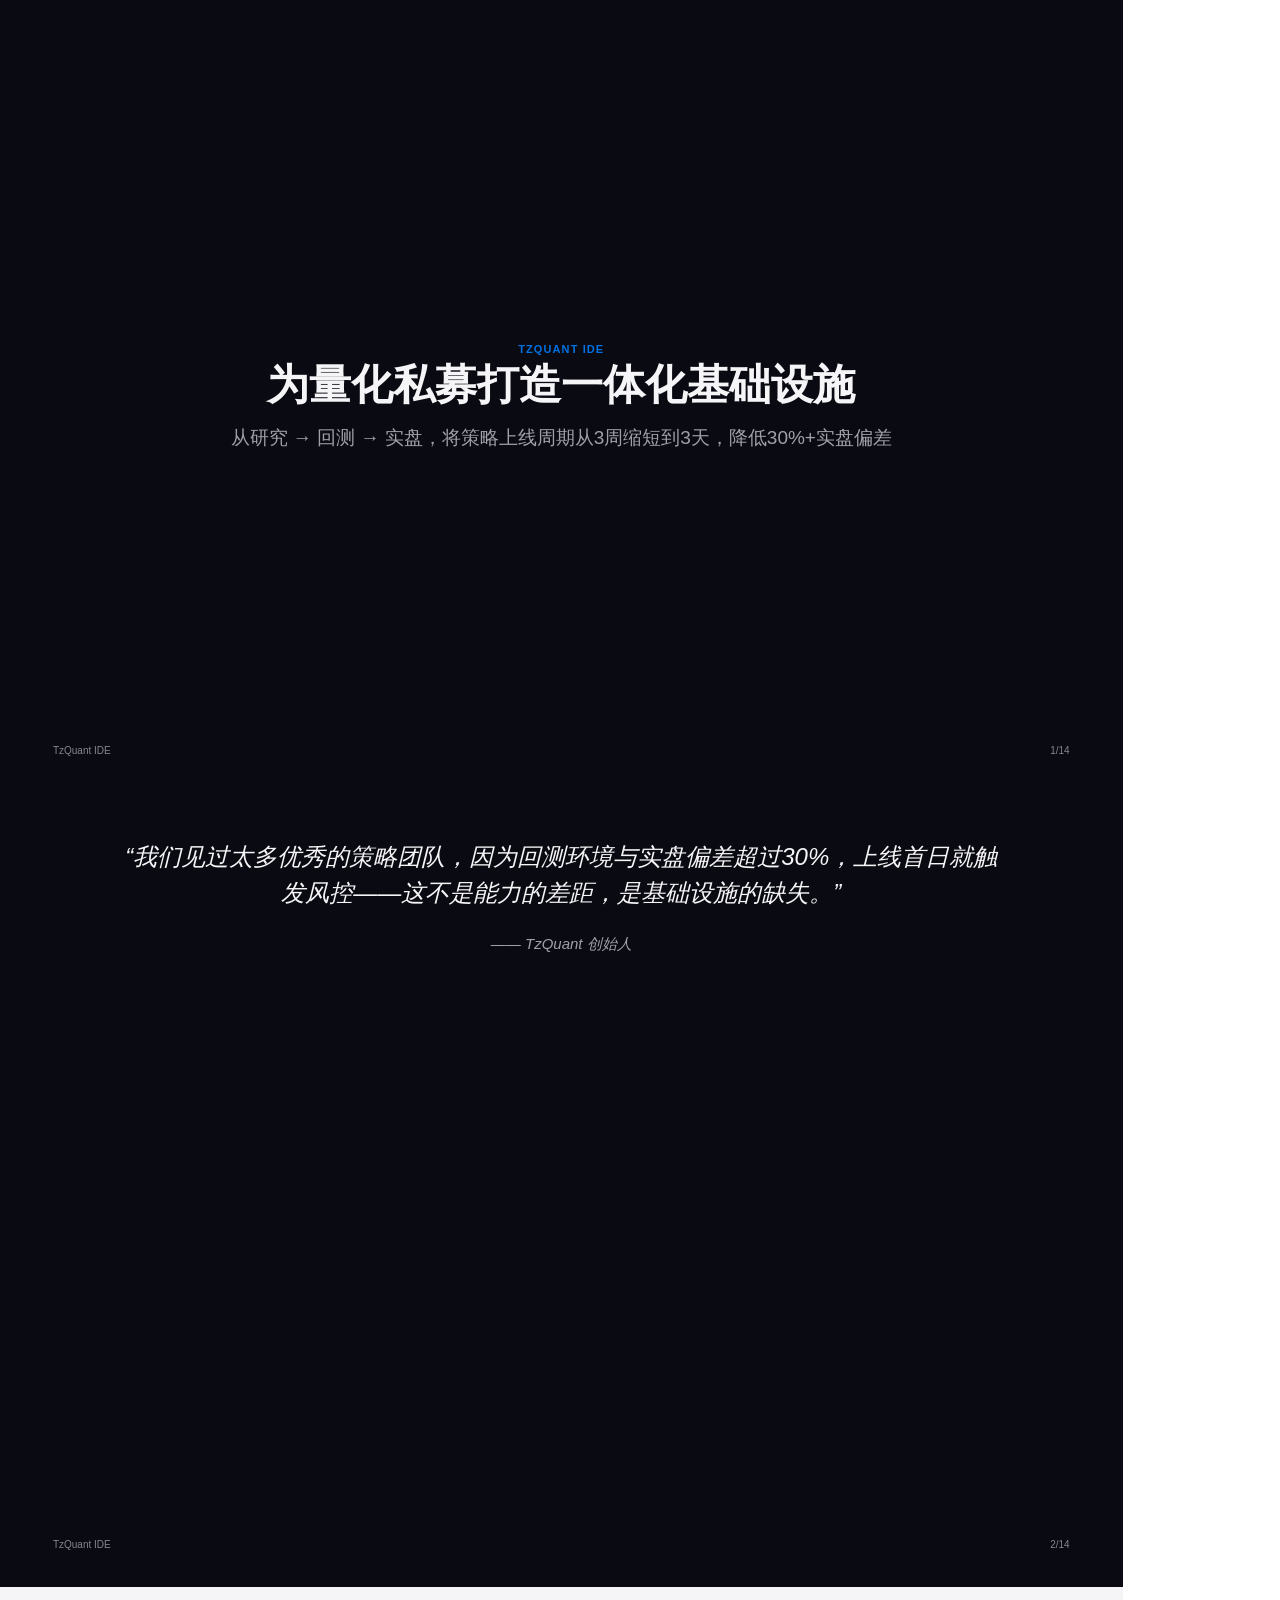
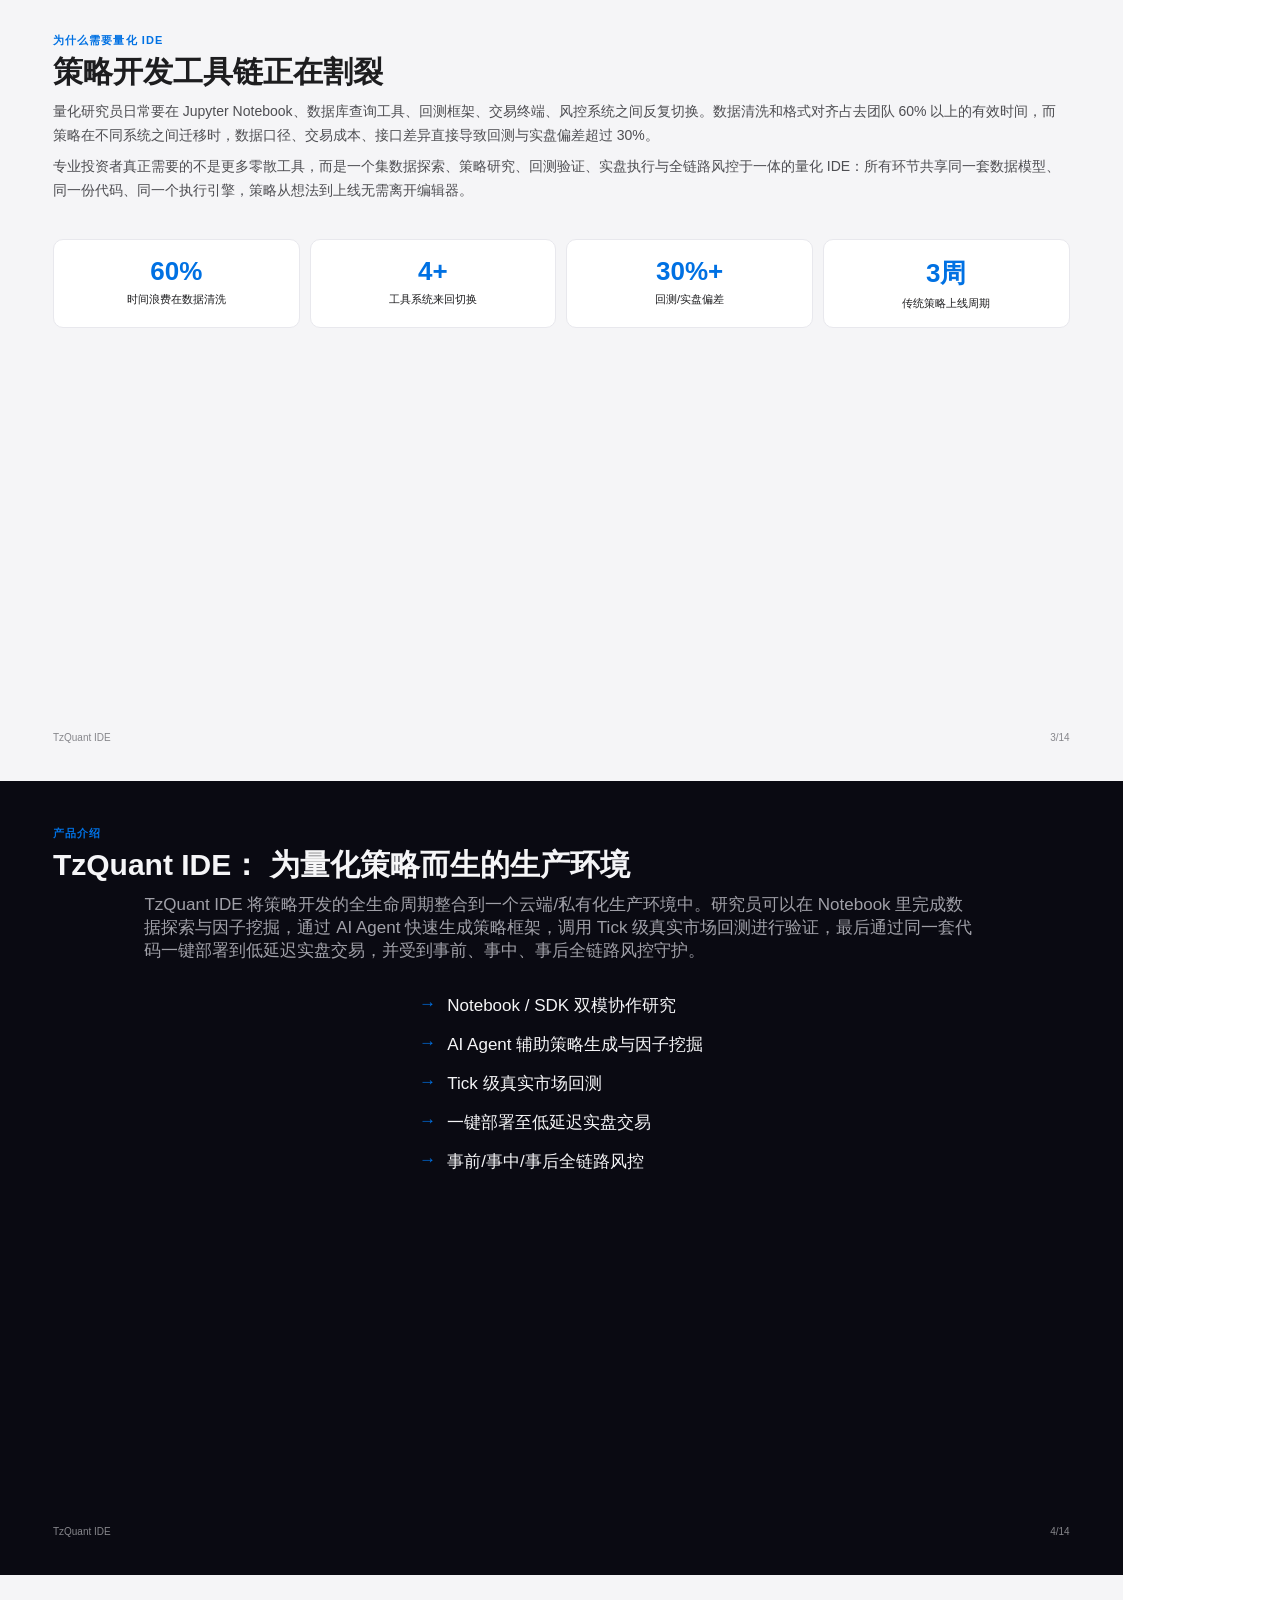
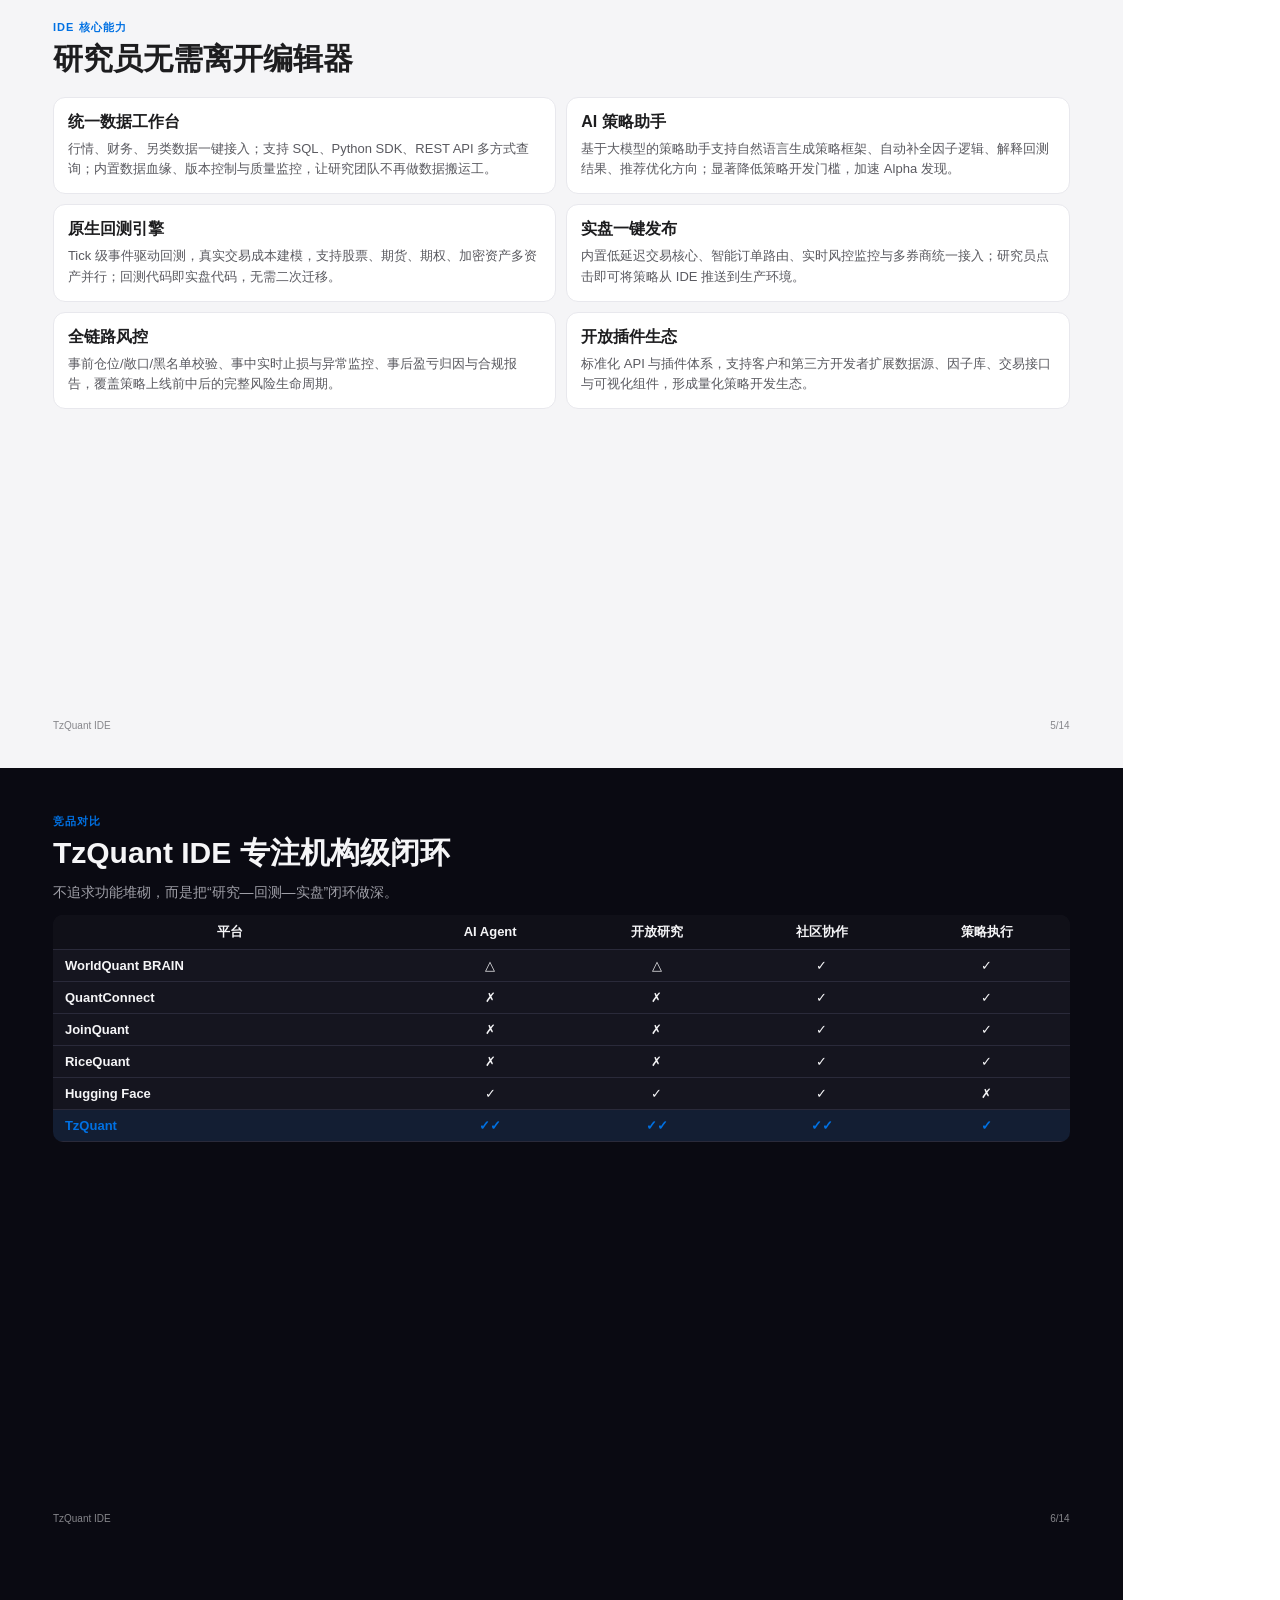
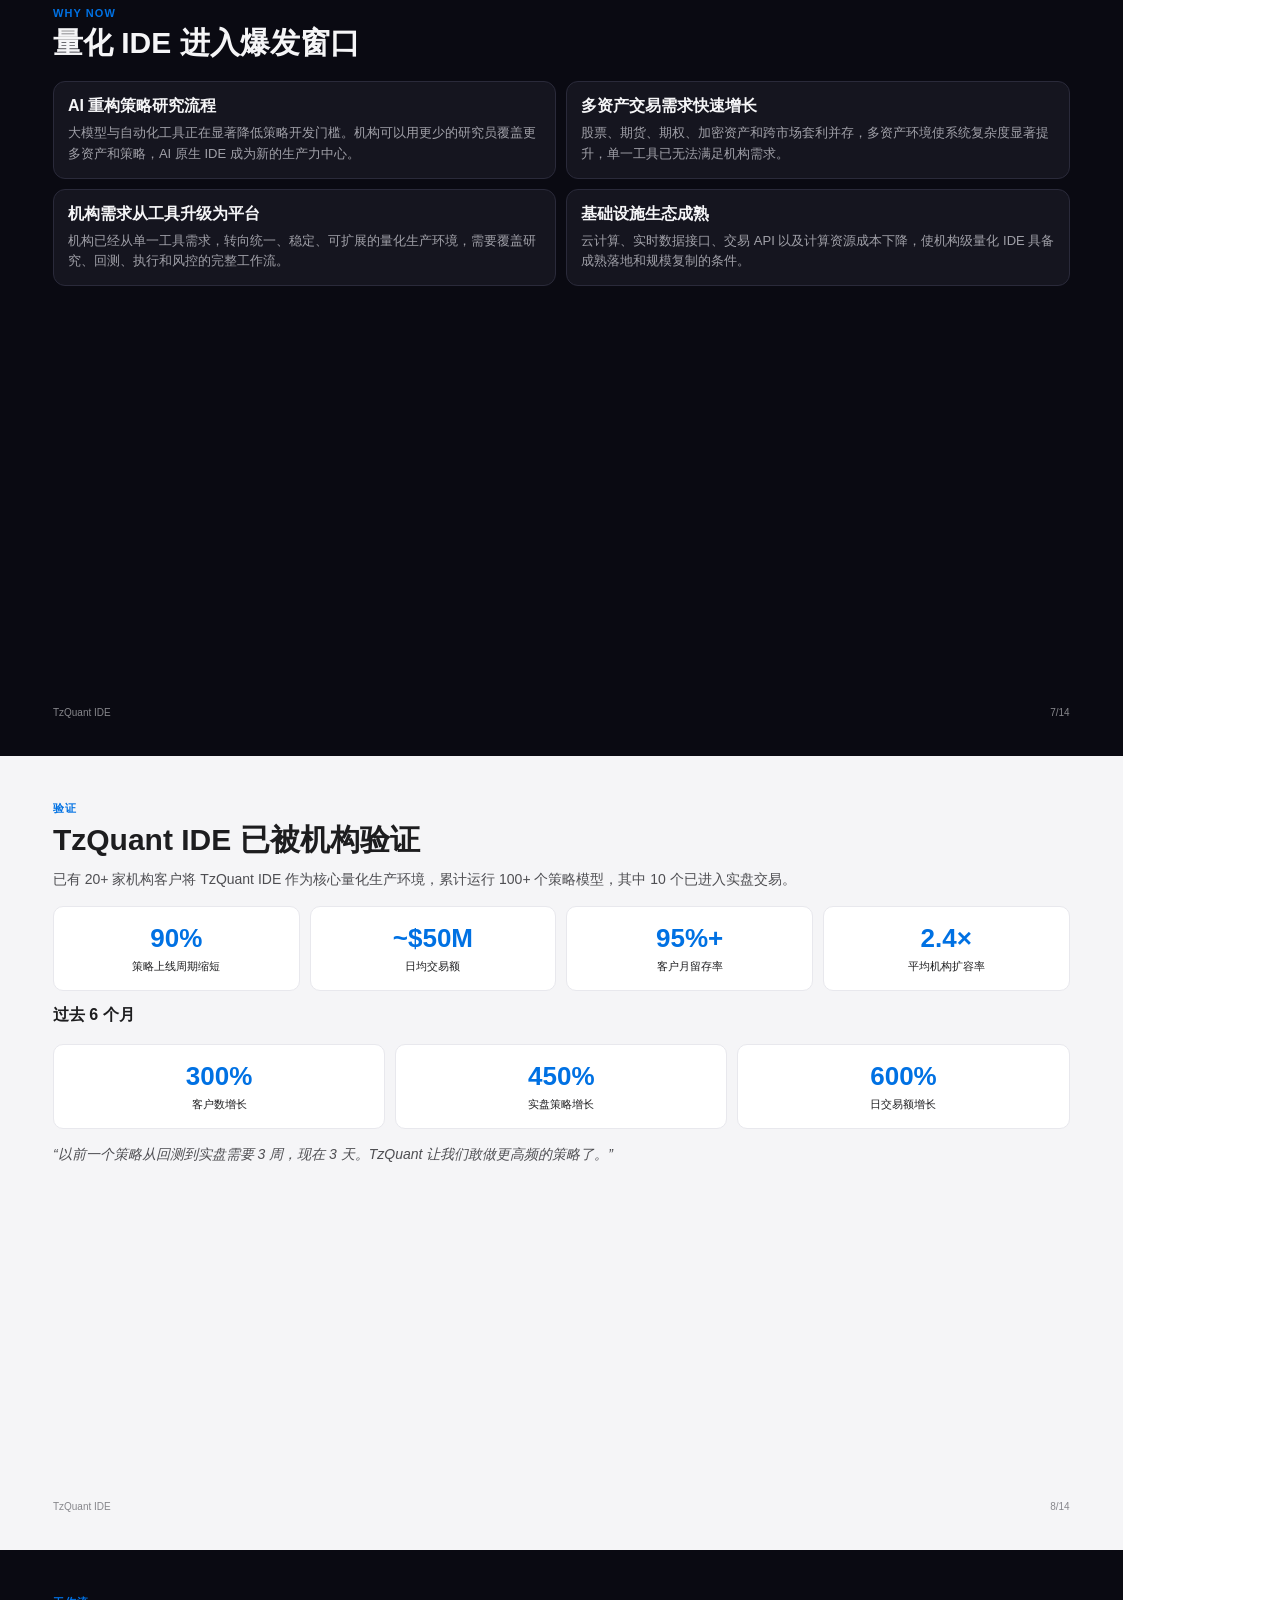
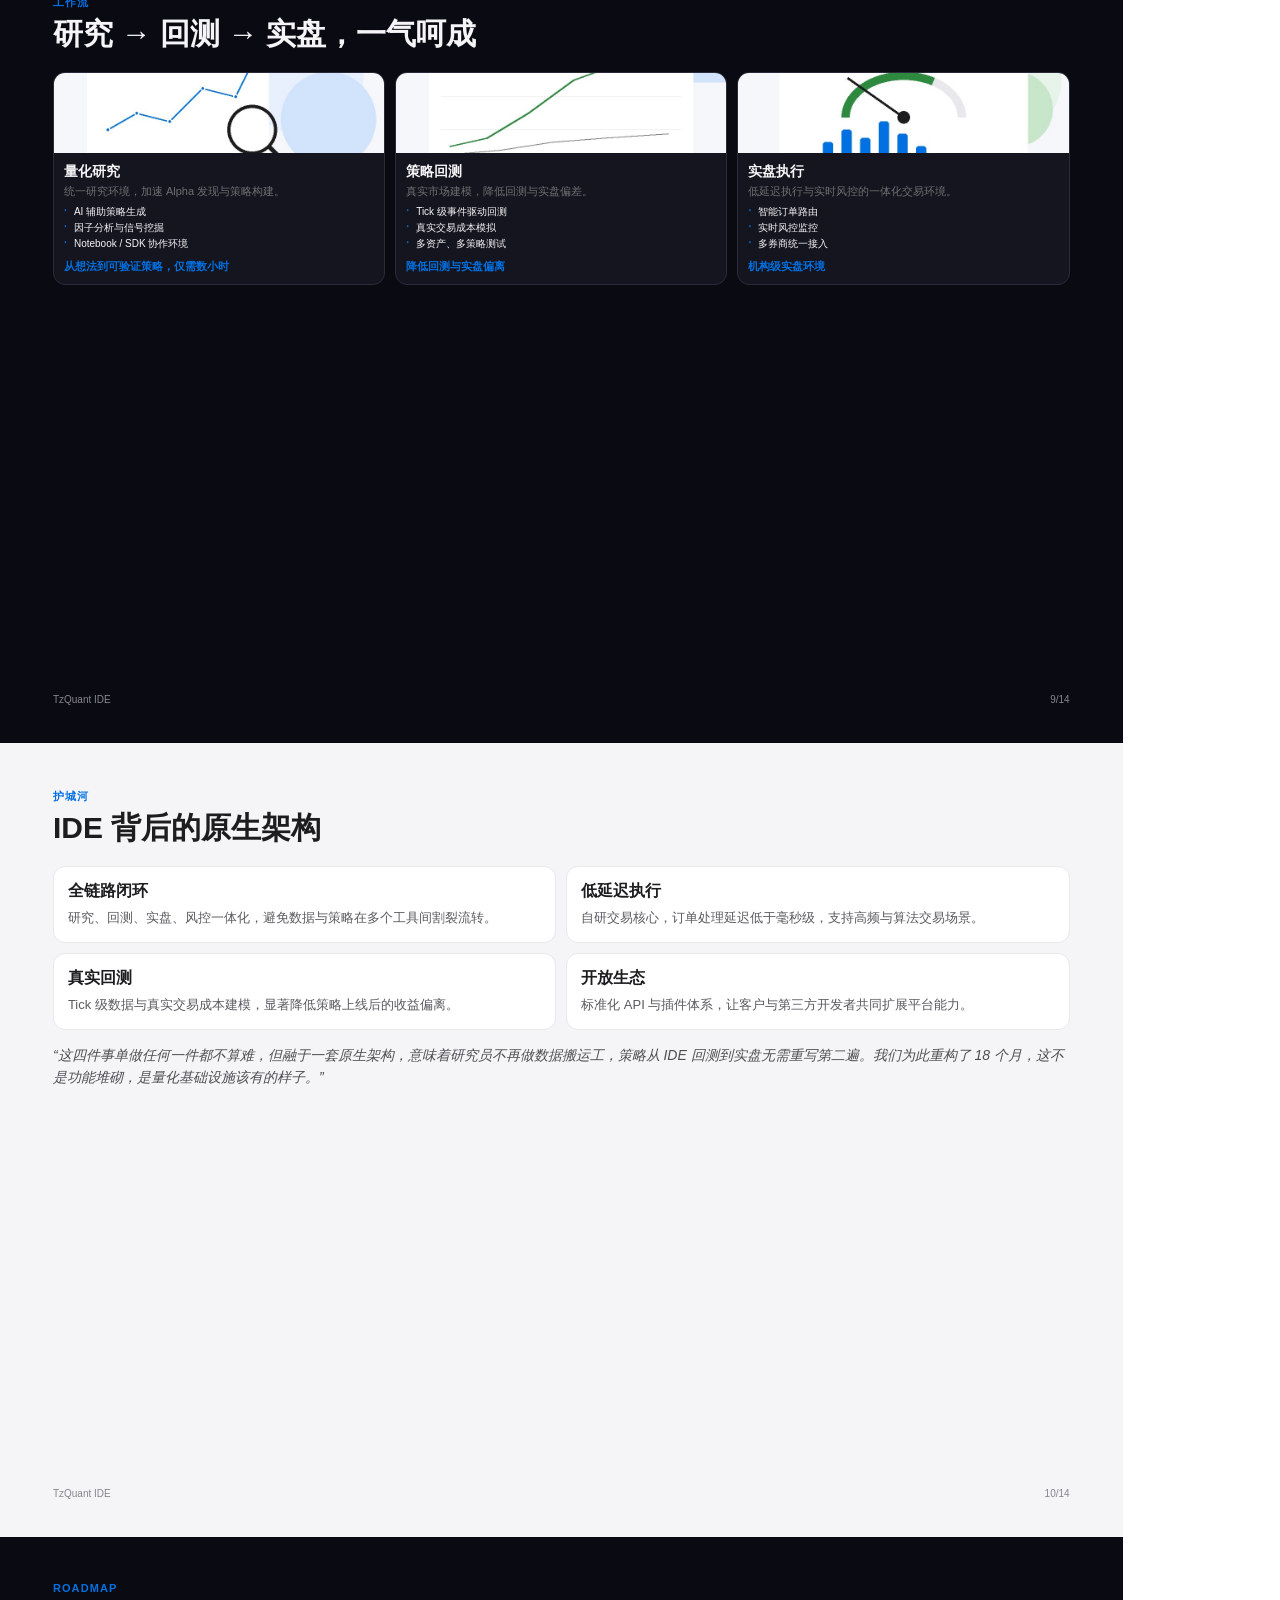
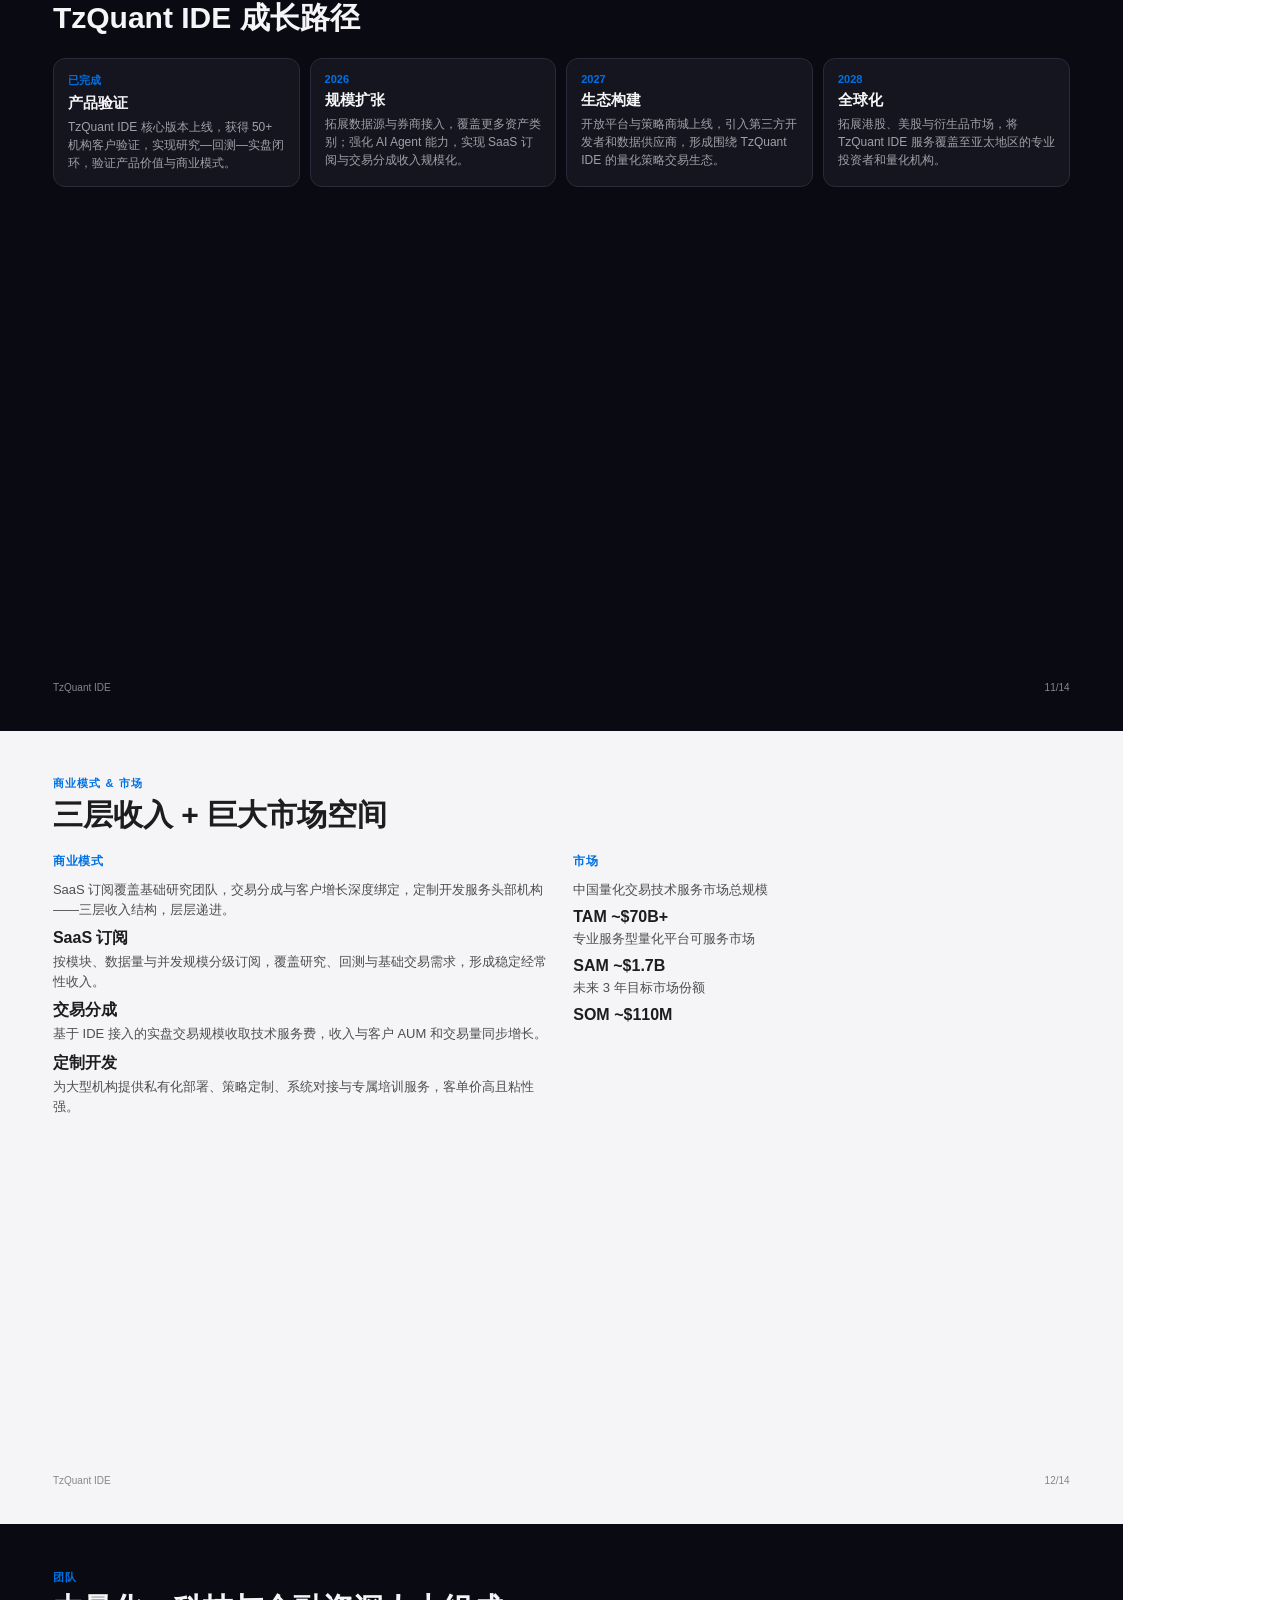
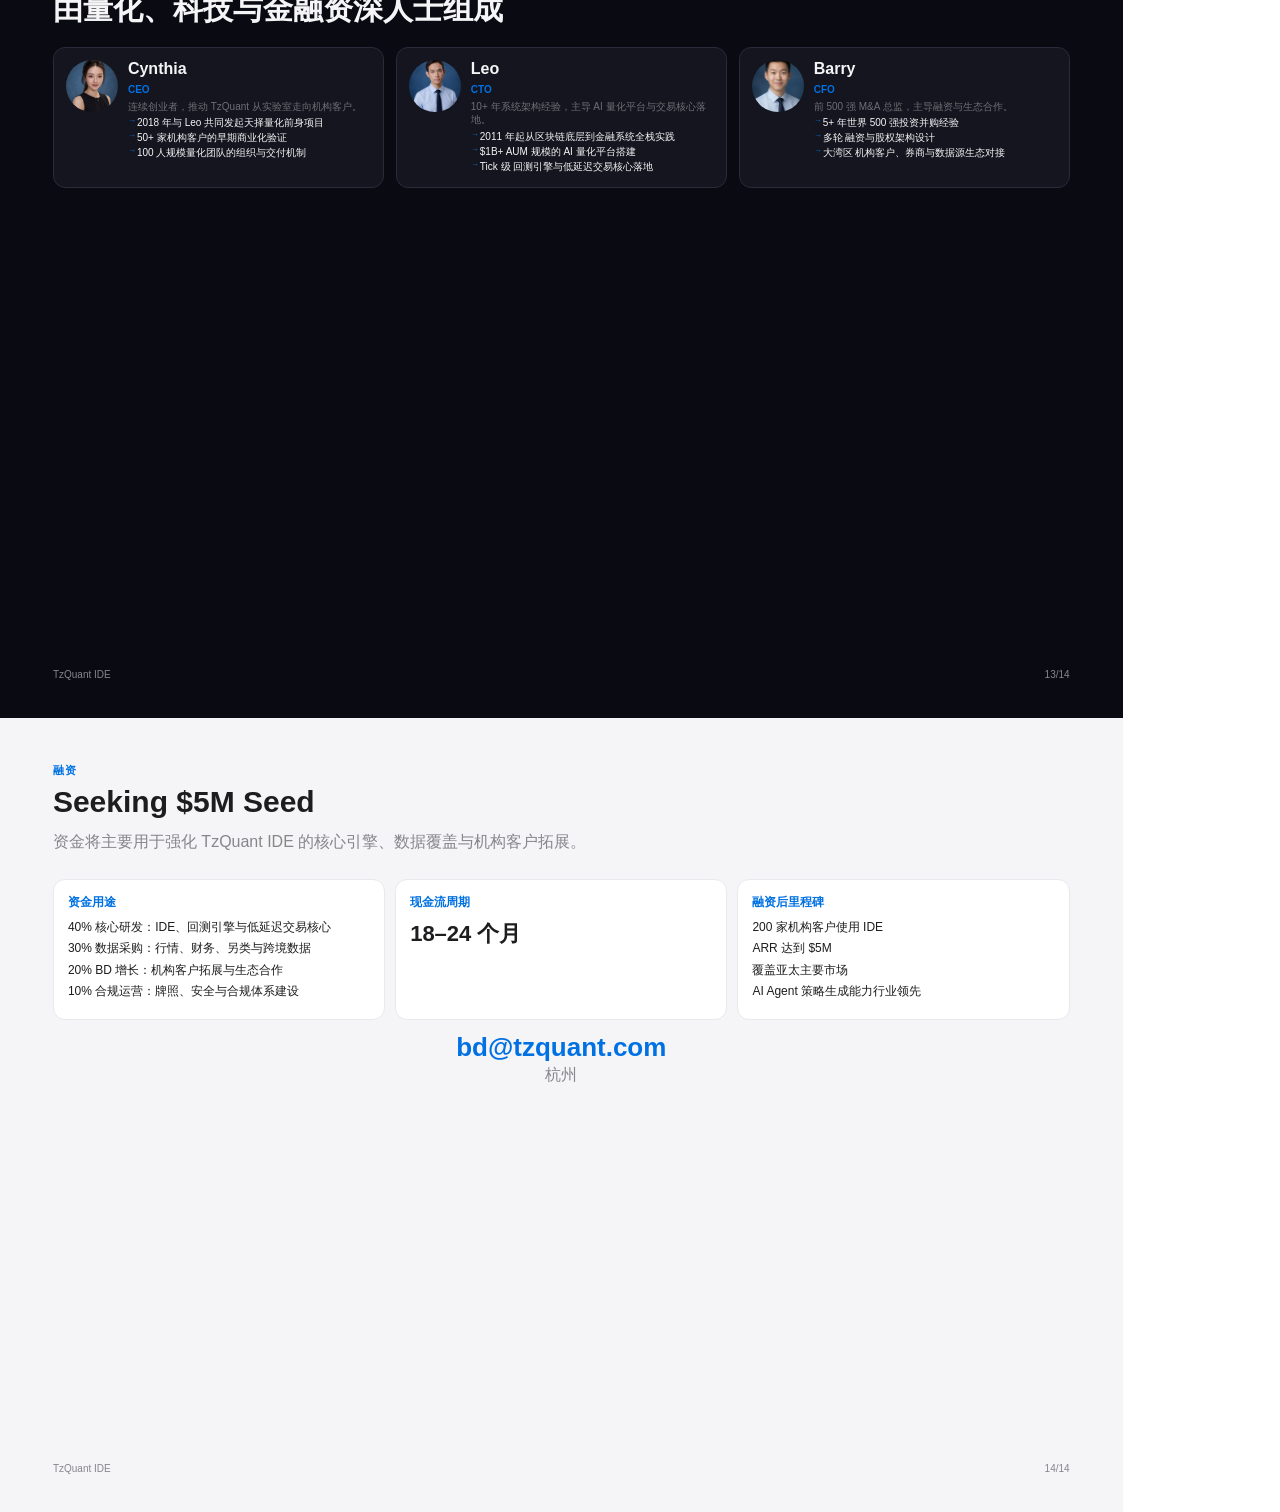
<file: deck_ide.html>
<!DOCTYPE html>
<html><head><meta charset="utf-8"/><style>
* { margin: 0; padding: 0; box-sizing: border-box; }
html, body { font-family: -apple-system, BlinkMacSystemFont, "SF Pro Display", "PingFang SC", "Microsoft YaHei", sans-serif; }
body { margin: 0; }
.slide { width: 297mm; height: 210mm; padding: 12mm 14mm; position: relative; overflow: hidden; page-break-after: always; display: flex; flex-direction: column; }
.slide:last-child { page-break-after: auto; }
.slide-dark { background: #0a0a12; color: #f5f5f7; }
.slide-light { background: #f5f5f7; color: #1d1d1f; }
.center { justify-content: center; text-align: center; align-items: center; }
.eyebrow { font-size: 11px; font-weight: 700; letter-spacing: 0.1em; text-transform: uppercase; color: #0071e3; margin-bottom: 6px; display: block; }
.slide-title { font-size: 30px; font-weight: 700; line-height: 1.2; margin-bottom: 10px; }
.slide-subtitle { font-size: 16px; color: #86868b; margin-bottom: 14px; line-height: 1.55; }
.slide-body, .slide-summary, .split-body { font-size: 14px; line-height: 1.7; color: #4e4e52; max-width: 100%; }
.slide-dark .slide-body, .slide-dark .slide-subtitle { color: #a0a0a8; }

.cover-title { font-size: 42px; font-weight: 800; line-height: 1.15; margin-bottom: 16px; }
.cover-subtitle { font-size: 19px; color: #a0a0a8; max-width: 80%; margin: 0 auto; }
.big-quote { font-size: 24px; font-style: italic; line-height: 1.5; max-width: 88%; margin: 0 auto 24px; text-align: center; }
cite { display: block; text-align: center; font-size: 15px; color: #a0a0a8; }
.big-bullets { list-style: none; max-width: 80%; margin: 14px auto 0; text-align: left; }
.big-bullets li { font-size: 17px; padding: 8px 0 8px 28px; position: relative; color: #f5f5f7; }
.big-bullets li::before { content: "→"; position: absolute; left: 0; color: #0071e3; font-weight: 700; }
.center-body { font-size: 17px; color: #a0a0a8; max-width: 82%; margin: 0 auto 10px; }

.metrics-row { display: grid; grid-template-columns: repeat(4, 1fr); gap: 10px; margin-top: 14px; }
.metrics-row.growth { grid-template-columns: repeat(3, 1fr); }
.metric { background: #fff; border-radius: 10px; padding: 16px 8px; text-align: center; border: 1px solid #e8e8ed; }
.slide-dark .metric { background: #15151f; border-color: #2a2a3a; }
.metric-value { font-size: 26px; font-weight: 800; color: #0071e3; display: block; }
.metric-label { font-size: 11px; color: #1d1d1f; margin-top: 5px; display: block; }
.slide-dark .metric-label { color: #f5f5f7; }

.split-body { margin-bottom: 14px; }
.split-body p { margin-bottom: 8px; }

.cards-grid { display: grid; gap: 10px; margin-top: 10px; }
.cards-grid.cols-2 { grid-template-columns: repeat(2, 1fr); }
.info-card { background: #fff; border-radius: 12px; padding: 14px; border: 1px solid #e8e8ed; }
.slide-dark .info-card { background: #15151f; border-color: #2a2a3a; }
.info-card h3 { font-size: 16px; font-weight: 700; margin-bottom: 6px; color: #1d1d1f; }
.slide-dark .info-card h3 { color: #f5f5f7; }
.info-card p { font-size: 13px; color: #5a5a60; line-height: 1.55; }
.slide-dark .info-card p { color: #a0a0a8; }

.competitor-table { width: 100%; border-collapse: collapse; margin-top: 10px; font-size: 13px; background: #fff; border-radius: 10px; overflow: hidden; }
.slide-dark .competitor-table { background: #15151f; }
.competitor-table th, .competitor-table td { padding: 8px 6px; text-align: center; border-bottom: 1px solid #e8e8ed; }
.slide-dark .competitor-table th, .slide-dark .competitor-table td { border-color: #2a2a3a; }
.competitor-table th { background: #101018; color: #f5f5f7; }
.competitor-table td:first-child { text-align: left; font-weight: 600; padding-left: 12px; }
.competitor-table tr.highlight { background: rgba(0,113,227,0.1); }
.competitor-table tr.highlight td { color: #0071e3; font-weight: 700; }

.growth-title { font-size: 16px; margin-top: 14px; margin-bottom: 4px; }
.slide-quote { font-size: 14px; font-style: italic; color: #4e4e52; margin-top: 14px; line-height: 1.6; }
.slide-dark .slide-quote { color: #a0a0a8; }

.product-grid { display: grid; grid-template-columns: repeat(3, 1fr); gap: 10px; margin-top: 10px; }
.product-card { background: #fff; border-radius: 12px; overflow: hidden; border: 1px solid #e8e8ed; }
.slide-dark .product-card { background: #15151f; border-color: #2a2a3a; }
.product-media { height: 80px; overflow: hidden; }
.product-media img { width: 100%; height: 100%; object-fit: cover; }
.product-info { padding: 10px; }
.product-info h3 { font-size: 14px; font-weight: 700; margin-bottom: 3px; }
.product-lead { font-size: 11px; color: #6e6e73; margin-bottom: 6px; }
.product-points { list-style: none; }
.product-points li { font-size: 10px; margin-bottom: 2px; padding-left: 10px; position: relative; }
.product-points li::before { content: "·"; position: absolute; left: 0; color: #0071e3; font-weight: 700; }
.outcome-label { display: block; margin-top: 8px; font-size: 11px; font-weight: 700; color: #0071e3; }

.roadmap-grid { display: grid; grid-template-columns: repeat(4, 1fr); gap: 10px; margin-top: 12px; }
.roadmap-card { background: #fff; border-radius: 12px; padding: 14px; border: 1px solid #e8e8ed; }
.slide-dark .roadmap-card { background: #15151f; border-color: #2a2a3a; }
.roadmap-status { font-size: 11px; color: #0071e3; font-weight: 700; margin-bottom: 6px; display: block; }
.roadmap-card h3 { font-size: 15px; font-weight: 700; margin-bottom: 5px; }
.roadmap-card p { font-size: 12px; color: #5a5a60; line-height: 1.5; }
.slide-dark .roadmap-card p { color: #a0a0a8; }

.two-col { display: grid; grid-template-columns: 1fr 1fr; gap: 24px; margin-top: 10px; }
.col-block h3 { font-size: 12px; color: #0071e3; text-transform: uppercase; letter-spacing: 0.05em; margin-bottom: 10px; }
.col-block h4 { font-size: 16px; font-weight: 700; margin: 8px 0 3px; }
.col-block p { font-size: 13px; color: #4e4e52; line-height: 1.55; margin-bottom: 4px; }
.slide-dark .col-block p { color: #a0a0a8; }

.team-grid { display: grid; grid-template-columns: repeat(3, 1fr); gap: 12px; margin-top: 10px; }
.team-card { background: #fff; border-radius: 12px; padding: 12px; display: flex; gap: 10px; border: 1px solid #e8e8ed; }
.slide-dark .team-card { background: #15151f; border-color: #2a2a3a; }
.member-photo { width: 52px; height: 52px; border-radius: 50%; object-fit: cover; flex-shrink: 0; }
.team-card h3 { font-size: 16px; margin-bottom: 1px; }
.member-role { font-size: 10px; color: #0071e3; font-weight: 600; }
.member-tagline { font-size: 10px; color: #6e6e73; margin: 3px 0; line-height: 1.35; }
.team-card ul { list-style: none; }
.team-card li { font-size: 10px; margin-bottom: 1px; padding-left: 9px; position: relative; }
.team-card li::before { content: "→"; position: absolute; left: 0; color: #0071e3; font-size: 8px; }

.funding-plan { display: grid; grid-template-columns: repeat(3, 1fr); gap: 10px; margin-top: 10px; }
.fund-block { background: #fff; border-radius: 12px; padding: 14px; border: 1px solid #e8e8ed; }
.fund-block h3 { font-size: 12px; color: #0071e3; margin-bottom: 8px; }
.fund-value { font-size: 22px; font-weight: 700; }
.fund-block ul { list-style: none; }
.fund-block li { font-size: 12px; margin-bottom: 4px; line-height: 1.45; }
.contact-email { font-size: 26px; color: #0071e3; font-weight: 600; text-align: center; display: block; margin-top: 12px; text-decoration: none; }
.contact-location { text-align: center; color: #86868b; margin-top: 2px; }

.footer { position: absolute; bottom: 10mm; left: 14mm; right: 14mm; font-size: 10px; color: #86868b; display: flex; justify-content: space-between; }
</style></head><body><section class="slide slide-dark center" id="cover"><span class="eyebrow">TzQuant IDE</span><h1 class="cover-title">为量化私募打造一体化基础设施</h1><p class="cover-subtitle">从研究 → 回测 → 实盘，将策略上线周期从3周缩短到3天，降低30%+实盘偏差</p><div class="footer"><span>TzQuant IDE</span><span>1/14</span></div></section><section class="slide slide-dark" id="problem"><blockquote class="big-quote">“我们见过太多优秀的策略团队，因为回测环境与实盘偏差超过30%，上线首日就触发风控——这不是能力的差距，是基础设施的缺失。”</blockquote><cite>—— TzQuant 创始人</cite><div class="footer"><span>TzQuant IDE</span><span>2/14</span></div></section><section class="slide slide-light" id="why-ide"><span class="eyebrow">为什么需要量化 IDE</span><h2 class="slide-title">策略开发工具链正在割裂</h2><div class="split-body"><p>量化研究员日常要在 Jupyter Notebook、数据库查询工具、回测框架、交易终端、风控系统之间反复切换。数据清洗和格式对齐占去团队 60% 以上的有效时间，而策略在不同系统之间迁移时，数据口径、交易成本、接口差异直接导致回测与实盘偏差超过 30%。</p><p>专业投资者真正需要的不是更多零散工具，而是一个集数据探索、策略研究、回测验证、实盘执行与全链路风控于一体的量化 IDE：所有环节共享同一套数据模型、同一份代码、同一个执行引擎，策略从想法到上线无需离开编辑器。</p></div><div class="metrics-row"><div class="metric"><span class="metric-value">60%</span><span class="metric-label">时间浪费在数据清洗</span></div><div class="metric"><span class="metric-value">4+</span><span class="metric-label">工具系统来回切换</span></div><div class="metric"><span class="metric-value">30%+</span><span class="metric-label">回测/实盘偏差</span></div><div class="metric"><span class="metric-value">3周</span><span class="metric-label">传统策略上线周期</span></div></div><div class="footer"><span>TzQuant IDE</span><span>3/14</span></div></section><section class="slide slide-dark" id="ide-intro"><span class="eyebrow">产品介绍</span><h2 class="slide-title">TzQuant IDE：
为量化策略而生的生产环境</h2><p class="center-body">TzQuant IDE 将策略开发的全生命周期整合到一个云端/私有化生产环境中。研究员可以在 Notebook 里完成数据探索与因子挖掘，通过 AI Agent 快速生成策略框架，调用 Tick 级真实市场回测进行验证，最后通过同一套代码一键部署到低延迟实盘交易，并受到事前、事中、事后全链路风控守护。</p><ul class="big-bullets"><li>Notebook / SDK 双模协作研究</li><li>AI Agent 辅助策略生成与因子挖掘</li><li>Tick 级真实市场回测</li><li>一键部署至低延迟实盘交易</li><li>事前/事中/事后全链路风控</li></ul><div class="footer"><span>TzQuant IDE</span><span>4/14</span></div></section><section class="slide slide-light" id="ide-features"><span class="eyebrow">IDE 核心能力</span><h2 class="slide-title">研究员无需离开编辑器</h2><div class="cards-grid cols-2"><div class="info-card"><h3>统一数据工作台</h3><p>行情、财务、另类数据一键接入；支持 SQL、Python SDK、REST API 多方式查询；内置数据血缘、版本控制与质量监控，让研究团队不再做数据搬运工。</p></div><div class="info-card"><h3>AI 策略助手</h3><p>基于大模型的策略助手支持自然语言生成策略框架、自动补全因子逻辑、解释回测结果、推荐优化方向；显著降低策略开发门槛，加速 Alpha 发现。</p></div><div class="info-card"><h3>原生回测引擎</h3><p>Tick 级事件驱动回测，真实交易成本建模，支持股票、期货、期权、加密资产多资产并行；回测代码即实盘代码，无需二次迁移。</p></div><div class="info-card"><h3>实盘一键发布</h3><p>内置低延迟交易核心、智能订单路由、实时风控监控与多券商统一接入；研究员点击即可将策略从 IDE 推送到生产环境。</p></div><div class="info-card"><h3>全链路风控</h3><p>事前仓位/敞口/黑名单校验、事中实时止损与异常监控、事后盈亏归因与合规报告，覆盖策略上线前中后的完整风险生命周期。</p></div><div class="info-card"><h3>开放插件生态</h3><p>标准化 API 与插件体系，支持客户和第三方开发者扩展数据源、因子库、交易接口与可视化组件，形成量化策略开发生态。</p></div></div><div class="footer"><span>TzQuant IDE</span><span>5/14</span></div></section><section class="slide slide-dark" id="ide-vs-others"><span class="eyebrow">竞品对比</span><h2 class="slide-title">TzQuant IDE 专注机构级闭环</h2><p class="slide-body">不追求功能堆砌，而是把“研究—回测—实盘”闭环做深。</p><table class="competitor-table"><thead><tr><th>平台</th><th>AI Agent</th><th>开放研究</th><th>社区协作</th><th>策略执行</th></tr></thead><tbody><tr class=""><td>WorldQuant BRAIN</td><td>△</td><td>△</td><td>✓</td><td>✓</td></tr><tr class=""><td>QuantConnect</td><td>✗</td><td>✗</td><td>✓</td><td>✓</td></tr><tr class=""><td>JoinQuant</td><td>✗</td><td>✗</td><td>✓</td><td>✓</td></tr><tr class=""><td>RiceQuant</td><td>✗</td><td>✗</td><td>✓</td><td>✓</td></tr><tr class=""><td>Hugging Face</td><td>✓</td><td>✓</td><td>✓</td><td>✗</td></tr><tr class="highlight"><td>TzQuant</td><td>✓✓</td><td>✓✓</td><td>✓✓</td><td>✓</td></tr></tbody></table><div class="footer"><span>TzQuant IDE</span><span>6/14</span></div></section><section class="slide slide-dark" id="why-now"><span class="eyebrow">Why now</span><h2 class="slide-title">量化 IDE 进入爆发窗口</h2><div class="cards-grid cols-2"><div class="info-card"><h3>AI 重构策略研究流程</h3><p>大模型与自动化工具正在显著降低策略开发门槛。机构可以用更少的研究员覆盖更多资产和策略，AI 原生 IDE 成为新的生产力中心。</p></div><div class="info-card"><h3>多资产交易需求快速增长</h3><p>股票、期货、期权、加密资产和跨市场套利并存，多资产环境使系统复杂度显著提升，单一工具已无法满足机构需求。</p></div><div class="info-card"><h3>机构需求从工具升级为平台</h3><p>机构已经从单一工具需求，转向统一、稳定、可扩展的量化生产环境，需要覆盖研究、回测、执行和风控的完整工作流。</p></div><div class="info-card"><h3>基础设施生态成熟</h3><p>云计算、实时数据接口、交易 API 以及计算资源成本下降，使机构级量化 IDE 具备成熟落地和规模复制的条件。</p></div></div><div class="footer"><span>TzQuant IDE</span><span>7/14</span></div></section><section class="slide slide-light" id="traction"><span class="eyebrow">验证</span><h2 class="slide-title">TzQuant IDE 已被机构验证</h2><p class="slide-summary">已有 20+ 家机构客户将 TzQuant IDE 作为核心量化生产环境，累计运行 100+ 个策略模型，其中 10 个已进入实盘交易。</p><div class="metrics-row"><div class="metric"><span class="metric-value">90%</span><span class="metric-label">策略上线周期缩短</span></div><div class="metric"><span class="metric-value">~$50M</span><span class="metric-label">日均交易额</span></div><div class="metric"><span class="metric-value">95%+</span><span class="metric-label">客户月留存率</span></div><div class="metric"><span class="metric-value">2.4×</span><span class="metric-label">平均机构扩容率</span></div></div><h3 class="growth-title">过去 6 个月</h3><div class="metrics-row growth"><div class="metric"><span class="metric-value">300%</span><span class="metric-label">客户数增长</span></div><div class="metric"><span class="metric-value">450%</span><span class="metric-label">实盘策略增长</span></div><div class="metric"><span class="metric-value">600%</span><span class="metric-label">日交易额增长</span></div></div><p class="slide-quote">“以前一个策略从回测到实盘需要 3 周，现在 3 天。TzQuant 让我们敢做更高频的策略了。”</p><div class="footer"><span>TzQuant IDE</span><span>8/14</span></div></section><section class="slide slide-dark" id="modules"><span class="eyebrow">工作流</span><h2 class="slide-title">研究 → 回测 → 实盘，一气呵成</h2><div class="product-grid"><div class="product-card"><div class="product-media"><img src="assets/research.jpg"/></div><div class="product-info"><h3>量化研究</h3><p class="product-lead">统一研究环境，加速 Alpha 发现与策略构建。</p><ul class="product-points"><li>AI 辅助策略生成</li><li>因子分析与信号挖掘</li><li>Notebook / SDK 协作环境</li></ul><span class="outcome-label">从想法到可验证策略，仅需数小时</span></div></div><div class="product-card"><div class="product-media"><img src="assets/backtest.jpg"/></div><div class="product-info"><h3>策略回测</h3><p class="product-lead">真实市场建模，降低回测与实盘偏差。</p><ul class="product-points"><li>Tick 级事件驱动回测</li><li>真实交易成本模拟</li><li>多资产、多策略测试</li></ul><span class="outcome-label">降低回测与实盘偏离</span></div></div><div class="product-card"><div class="product-media"><img src="assets/live.jpg"/></div><div class="product-info"><h3>实盘执行</h3><p class="product-lead">低延迟执行与实时风控的一体化交易环境。</p><ul class="product-points"><li>智能订单路由</li><li>实时风控监控</li><li>多券商统一接入</li></ul><span class="outcome-label">机构级实盘环境</span></div></div></div><div class="footer"><span>TzQuant IDE</span><span>9/14</span></div></section><section class="slide slide-light" id="moat"><span class="eyebrow">护城河</span><h2 class="slide-title">IDE 背后的原生架构</h2><div class="cards-grid cols-2"><div class="info-card"><h3>全链路闭环</h3><p>研究、回测、实盘、风控一体化，避免数据与策略在多个工具间割裂流转。</p></div><div class="info-card"><h3>低延迟执行</h3><p>自研交易核心，订单处理延迟低于毫秒级，支持高频与算法交易场景。</p></div><div class="info-card"><h3>真实回测</h3><p>Tick 级数据与真实交易成本建模，显著降低策略上线后的收益偏离。</p></div><div class="info-card"><h3>开放生态</h3><p>标准化 API 与插件体系，让客户与第三方开发者共同扩展平台能力。</p></div></div><p class="slide-quote">“这四件事单做任何一件都不算难，但融于一套原生架构，意味着研究员不再做数据搬运工，策略从 IDE 回测到实盘无需重写第二遍。我们为此重构了 18 个月，这不是功能堆砌，是量化基础设施该有的样子。”</p><div class="footer"><span>TzQuant IDE</span><span>10/14</span></div></section><section class="slide slide-dark" id="roadmap"><span class="eyebrow">Roadmap</span><h2 class="slide-title">TzQuant IDE 成长路径</h2><div class="roadmap-grid"><div class="roadmap-card"><span class="roadmap-status">已完成</span><h3>产品验证</h3><p>TzQuant IDE 核心版本上线，获得 50+ 机构客户验证，实现研究—回测—实盘闭环，验证产品价值与商业模式。</p></div><div class="roadmap-card"><span class="roadmap-status">2026</span><h3>规模扩张</h3><p>拓展数据源与券商接入，覆盖更多资产类别；强化 AI Agent 能力，实现 SaaS 订阅与交易分成收入规模化。</p></div><div class="roadmap-card"><span class="roadmap-status">2027</span><h3>生态构建</h3><p>开放平台与策略商城上线，引入第三方开发者和数据供应商，形成围绕 TzQuant IDE 的量化策略交易生态。</p></div><div class="roadmap-card"><span class="roadmap-status">2028</span><h3>全球化</h3><p>拓展港股、美股与衍生品市场，将 TzQuant IDE 服务覆盖至亚太地区的专业投资者和量化机构。</p></div></div><div class="footer"><span>TzQuant IDE</span><span>11/14</span></div></section><section class="slide slide-light" id="business"><span class="eyebrow">商业模式 &amp; 市场</span><h2 class="slide-title">三层收入 + 巨大市场空间</h2><div class="two-col"><div class="col-block"><h3>商业模式</h3><p>SaaS 订阅覆盖基础研究团队，交易分成与客户增长深度绑定，定制开发服务头部机构——三层收入结构，层层递进。</p><h4>SaaS 订阅</h4><p>按模块、数据量与并发规模分级订阅，覆盖研究、回测与基础交易需求，形成稳定经常性收入。</p><h4>交易分成</h4><p>基于 IDE 接入的实盘交易规模收取技术服务费，收入与客户 AUM 和交易量同步增长。</p><h4>定制开发</h4><p>为大型机构提供私有化部署、策略定制、系统对接与专属培训服务，客单价高且粘性强。</p></div><div class="col-block"><h3>市场</h3><p>中国量化交易技术服务市场总规模</p><h4>TAM ~$70B+</h4><p>专业服务型量化平台可服务市场</p><h4>SAM ~$1.7B</h4><p>未来 3 年目标市场份额</p><h4>SOM ~$110M</h4></div></div><div class="footer"><span>TzQuant IDE</span><span>12/14</span></div></section><section class="slide slide-dark" id="team"><span class="eyebrow">团队</span><h2 class="slide-title">由量化、科技与金融资深人士组成</h2><div class="team-grid"><div class="team-card"><img class="member-photo" src="assets/cynthia.png"/><div><h3>Cynthia</h3><span class="member-role">CEO</span><p class="member-tagline">连续创业者，推动 TzQuant 从实验室走向机构客户。</p><ul><li>2018 年与 Leo 共同发起天择量化前身项目</li><li>50+ 家机构客户的早期商业化验证</li><li>100 人规模量化团队的组织与交付机制</li></ul></div></div><div class="team-card"><img class="member-photo" src="assets/leo.png"/><div><h3>Leo</h3><span class="member-role">CTO</span><p class="member-tagline">10+ 年系统架构经验，主导 AI 量化平台与交易核心落地。</p><ul><li>2011 年起从区块链底层到金融系统全栈实践</li><li>$1B+ AUM 规模的 AI 量化平台搭建</li><li>Tick 级 回测引擎与低延迟交易核心落地</li></ul></div></div><div class="team-card"><img class="member-photo" src="assets/barry.jpg"/><div><h3>Barry</h3><span class="member-role">CFO</span><p class="member-tagline">前 500 强 M&amp;A 总监，主导融资与生态合作。</p><ul><li>5+ 年世界 500 强投资并购经验</li><li>多轮 融资与股权架构设计</li><li>大湾区 机构客户、券商与数据源生态对接</li></ul></div></div></div><div class="footer"><span>TzQuant IDE</span><span>13/14</span></div></section><section class="slide slide-light" id="funding"><span class="eyebrow">融资</span><h2 class="slide-title">Seeking $5M Seed</h2><p class="slide-subtitle">资金将主要用于强化 TzQuant IDE 的核心引擎、数据覆盖与机构客户拓展。</p><div class="funding-plan"><div class="fund-block"><h3>资金用途</h3><ul><li>40% 核心研发：IDE、回测引擎与低延迟交易核心</li><li>30% 数据采购：行情、财务、另类与跨境数据</li><li>20% BD 增长：机构客户拓展与生态合作</li><li>10% 合规运营：牌照、安全与合规体系建设</li></ul></div><div class="fund-block"><h3>现金流周期</h3><div class="fund-value">18–24 个月</div></div><div class="fund-block"><h3>融资后里程碑</h3><ul><li>200 家机构客户使用 IDE</li><li>ARR 达到 $5M</li><li>覆盖亚太主要市场</li><li>AI Agent 策略生成能力行业领先</li></ul></div></div><a class="contact-email" href="mailto:bd@tzquant.com">bd@tzquant.com</a><p class="contact-location">杭州</p><div class="footer"><span>TzQuant IDE</span><span>14/14</span></div></section></body></html>
</file>
